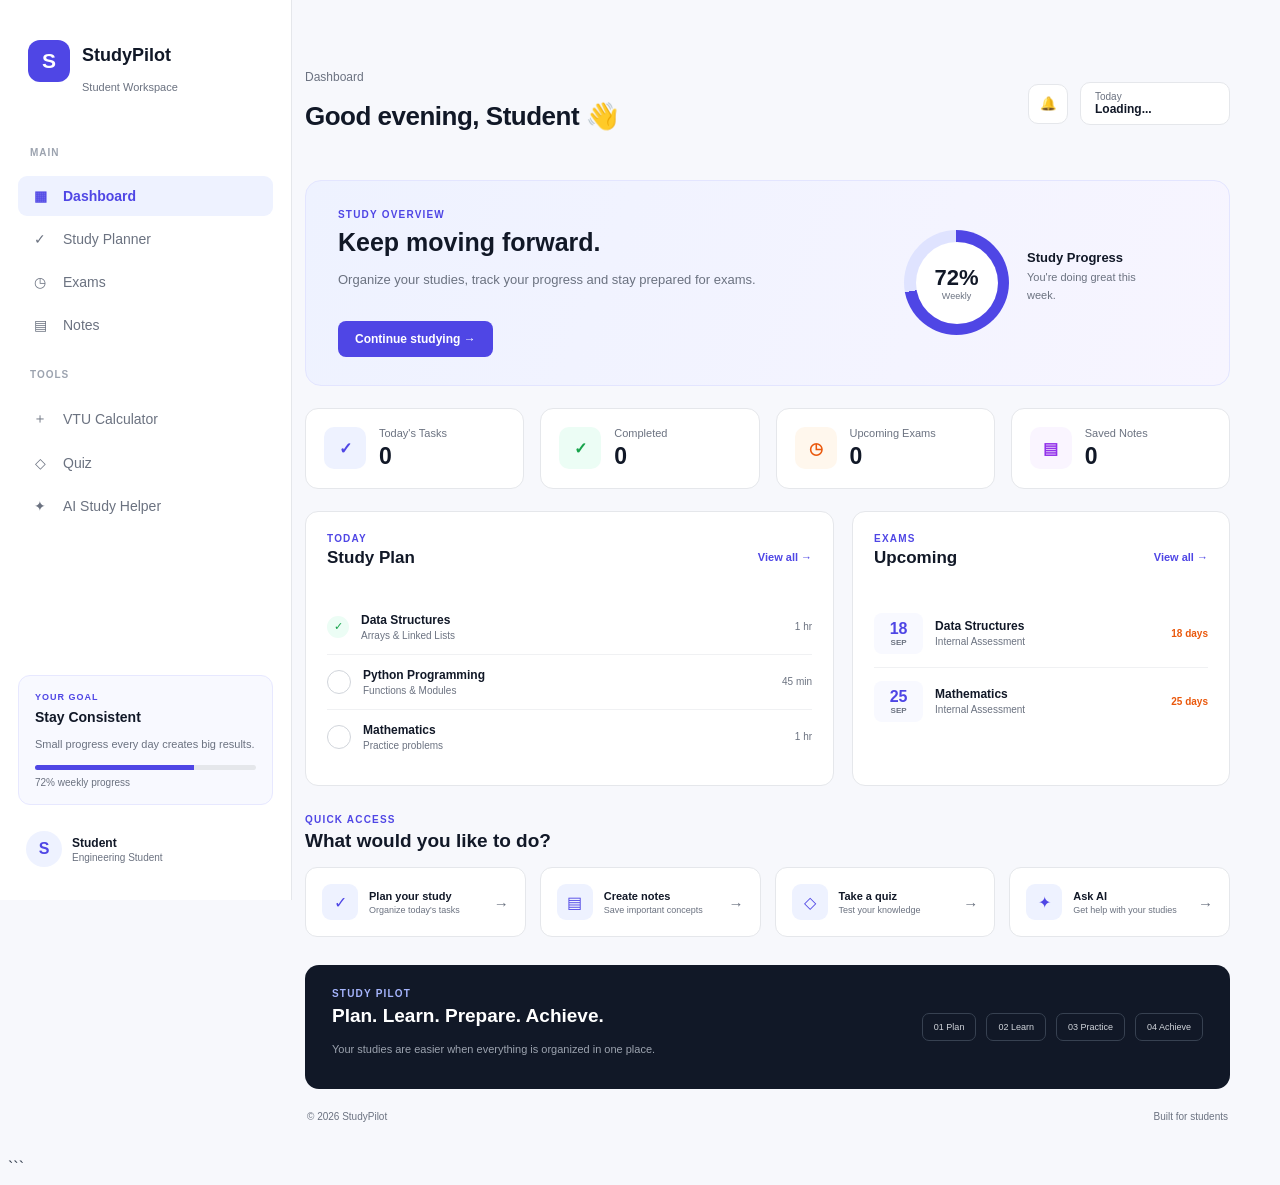
<file: index.html>
```html
<!DOCTYPE html>
<html lang="en">

<head>
    <meta charset="UTF-8">
    <meta name="viewport" content="width=device-width, initial-scale=1.0">

    <title>StudyPilot — Student Productivity</title>

    <link rel="stylesheet" href="style.css">
</head>

<body>

    <div class="app">

        <!-- ================= SIDEBAR ================= -->

        <aside class="sidebar">

            <div class="brand">
                <div class="brand-logo">S</div>

                <div>
                    <h2>StudyPilot</h2>
                    <span>Student Workspace</span>
                </div>
            </div>


            <div class="nav-section">

                <p class="nav-title">MAIN</p>

                <a href="index.html" class="nav-item active">
                    <span>▦</span>
                    Dashboard
                </a>

                <a href="planner.html" class="nav-item">
                    <span>✓</span>
                    Study Planner
                </a>

                <a href="exams.html" class="nav-item">
                    <span>◷</span>
                    Exams
                </a>

                <a href="notes.html" class="nav-item">
                    <span>▤</span>
                    Notes
                </a>

                <p class="nav-title">TOOLS</p>

                <a href="calculator.html" class="nav-item">
                    <span>＋</span>
                    VTU Calculator
                </a>

                <a href="quiz.html" class="nav-item">
                    <span>◇</span>
                    Quiz
                </a>

                <a href="ai-helper.html" class="nav-item">
                    <span>✦</span>
                    AI Study Helper
                </a>

            </div>


            <div class="sidebar-bottom">

                <div class="goal-card">

                    <span class="goal-label">YOUR GOAL</span>

                    <h3>Stay Consistent</h3>

                    <p>
                        Small progress every day
                        creates big results.
                    </p>

                    <div class="goal-progress">
                        <div></div>
                    </div>

                    <span class="goal-percent">72% weekly progress</span>

                </div>

                <div class="profile">

                    <div class="avatar">
                        S
                    </div>

                    <div>
                        <strong>Student</strong>
                        <span>Engineering Student</span>
                    </div>

                </div>

            </div>

        </aside>


        <!-- ================= MAIN ================= -->

        <main class="main-content">


            <!-- TOP BAR -->

            <header class="topbar">

                <div>
                    <p class="breadcrumb">Dashboard</p>

                    <h1>
                        Good evening, Student 👋
                    </h1>
                </div>

                <div class="top-actions">

                    <button class="icon-button">
                        🔔
                    </button>

                    <div class="date-box">
                        <span>Today</span>
                        <strong id="todayDate">Loading...</strong>
                    </div>

                </div>

            </header>


            <!-- ================= OVERVIEW ================= -->

            <section class="overview">

                <div class="overview-text">

                    <span class="eyebrow">
                        STUDY OVERVIEW
                    </span>

                    <h2>
                        Keep moving forward.
                    </h2>

                    <p>
                        Organize your studies, track your
                        progress and stay prepared for exams.
                    </p>

                    <a href="planner.html" class="primary-button">
                        Continue studying →
                    </a>

                </div>


                <div class="overview-progress">

                    <div class="circle-progress">

                        <div class="circle-inner">

                            <strong>72%</strong>

                            <span>Weekly</span>

                        </div>

                    </div>

                    <div>
                        <strong>Study Progress</strong>

                        <p>
                            You're doing great this week.
                        </p>
                    </div>

                </div>

            </section>


            <!-- ================= STATISTICS ================= -->

            <section class="stats-grid">

                <div class="stat-card">

                    <div class="stat-icon blue">
                        ✓
                    </div>

                    <div>
                        <span>Today's Tasks</span>
                        <strong id="todayTasks">0</strong>
                    </div>

                </div>


                <div class="stat-card">

                    <div class="stat-icon green">
                        ✓
                    </div>

                    <div>
                        <span>Completed</span>
                        <strong id="completedTasks">0</strong>
                    </div>

                </div>


                <div class="stat-card">

                    <div class="stat-icon orange">
                        ◷
                    </div>

                    <div>
                        <span>Upcoming Exams</span>
                        <strong id="upcomingExams">0</strong>
                    </div>

                </div>


                <div class="stat-card">

                    <div class="stat-icon purple">
                        ▤
                    </div>

                    <div>
                        <span>Saved Notes</span>
                        <strong id="savedNotes">0</strong>
                    </div>

                </div>

            </section>


            <!-- ================= CONTENT GRID ================= -->

            <section class="dashboard-grid">


                <!-- TODAY'S PLAN -->

                <div class="panel">

                    <div class="panel-header">

                        <div>
                            <span class="eyebrow">
                                TODAY
                            </span>

                            <h2>
                                Study Plan
                            </h2>
                        </div>

                        <a href="planner.html">
                            View all →
                        </a>

                    </div>


                    <div class="task-list">

                        <div class="task">

                            <div class="task-check">
                                ✓
                            </div>

                            <div class="task-content">

                                <strong>
                                    Data Structures
                                </strong>

                                <span>
                                    Arrays &amp; Linked Lists
                                </span>

                            </div>

                            <span class="task-time">
                                1 hr
                            </span>

                        </div>


                        <div class="task">

                            <div class="task-check pending">
                            </div>

                            <div class="task-content">

                                <strong>
                                    Python Programming
                                </strong>

                                <span>
                                    Functions &amp; Modules
                                </span>

                            </div>

                            <span class="task-time">
                                45 min
                            </span>

                        </div>


                        <div class="task">

                            <div class="task-check pending">
                            </div>

                            <div class="task-content">

                                <strong>
                                    Mathematics
                                </strong>

                                <span>
                                    Practice problems
                                </span>

                            </div>

                            <span class="task-time">
                                1 hr
                            </span>

                        </div>

                    </div>

                </div>


                <!-- EXAMS -->

                <div class="panel">

                    <div class="panel-header">

                        <div>
                            <span class="eyebrow">
                                EXAMS
                            </span>

                            <h2>
                                Upcoming
                            </h2>
                        </div>

                        <a href="exams.html">
                            View all →
                        </a>

                    </div>


                    <div class="exam-list">

                        <div class="exam">

                            <div class="exam-date">

                                <strong>
                                    18
                                </strong>

                                <span>
                                    SEP
                                </span>

                            </div>

                            <div>
                                <strong>
                                    Data Structures
                                </strong>

                                <span>
                                    Internal Assessment
                                </span>
                            </div>

                            <b>
                                18 days
                            </b>

                        </div>


                        <div class="exam">

                            <div class="exam-date">

                                <strong>
                                    25
                                </strong>

                                <span>
                                    SEP
                                </span>

                            </div>

                            <div>
                                <strong>
                                    Mathematics
                                </strong>

                                <span>
                                    Internal Assessment
                                </span>
                            </div>

                            <b>
                                25 days
                            </b>

                        </div>

                    </div>

                </div>


            </section>


            <!-- ================= QUICK ACTIONS ================= -->

            <section class="quick-section">

                <div class="section-title">

                    <div>
                        <span class="eyebrow">
                            QUICK ACCESS
                        </span>

                        <h2>
                            What would you like to do?
                        </h2>
                    </div>

                </div>


                <div class="quick-grid">


                    <a href="planner.html" class="quick-card">

                        <div class="quick-icon">
                            ✓
                        </div>

                        <div>
                            <strong>
                                Plan your study
                            </strong>

                            <span>
                                Organize today's tasks
                            </span>
                        </div>

                        <span class="arrow">
                            →
                        </span>

                    </a>


                    <a href="notes.html" class="quick-card">

                        <div class="quick-icon">
                            ▤
                        </div>

                        <div>
                            <strong>
                                Create notes
                            </strong>

                            <span>
                                Save important concepts
                            </span>
                        </div>

                        <span class="arrow">
                            →
                        </span>

                    </a>


                    <a href="quiz.html" class="quick-card">

                        <div class="quick-icon">
                            ◇
                        </div>

                        <div>
                            <strong>
                                Take a quiz
                            </strong>

                            <span>
                                Test your knowledge
                            </span>
                        </div>

                        <span class="arrow">
                            →
                        </span>

                    </a>


                    <a href="ai-helper.html" class="quick-card">

                        <div class="quick-icon">
                            ✦
                        </div>

                        <div>
                            <strong>
                                Ask AI
                            </strong>

                            <span>
                                Get help with your studies
                            </span>
                        </div>

                        <span class="arrow">
                            →
                        </span>

                    </a>

                </div>

            </section>


            <!-- ================= MOTIVATION ================= -->

            <section class="motivation">

                <div>

                    <span class="eyebrow">
                        STUDY PILOT
                    </span>

                    <h2>
                        Plan. Learn. Prepare. Achieve.
                    </h2>

                    <p>
                        Your studies are easier when everything
                        is organized in one place.
                    </p>

                </div>

                <div class="motivation-steps">

                    <span>01 Plan</span>
                    <span>02 Learn</span>
                    <span>03 Practice</span>
                    <span>04 Achieve</span>

                </div>

            </section>


            <!-- ================= FOOTER ================= -->

            <footer>

                <span>
                    © 2026 StudyPilot
                </span>

                <span>
                    Built for students
                </span>

            </footer>

        </main>

    </div>


    <script src="dashboard.js"></script>

</body>

</html>
```
</file>
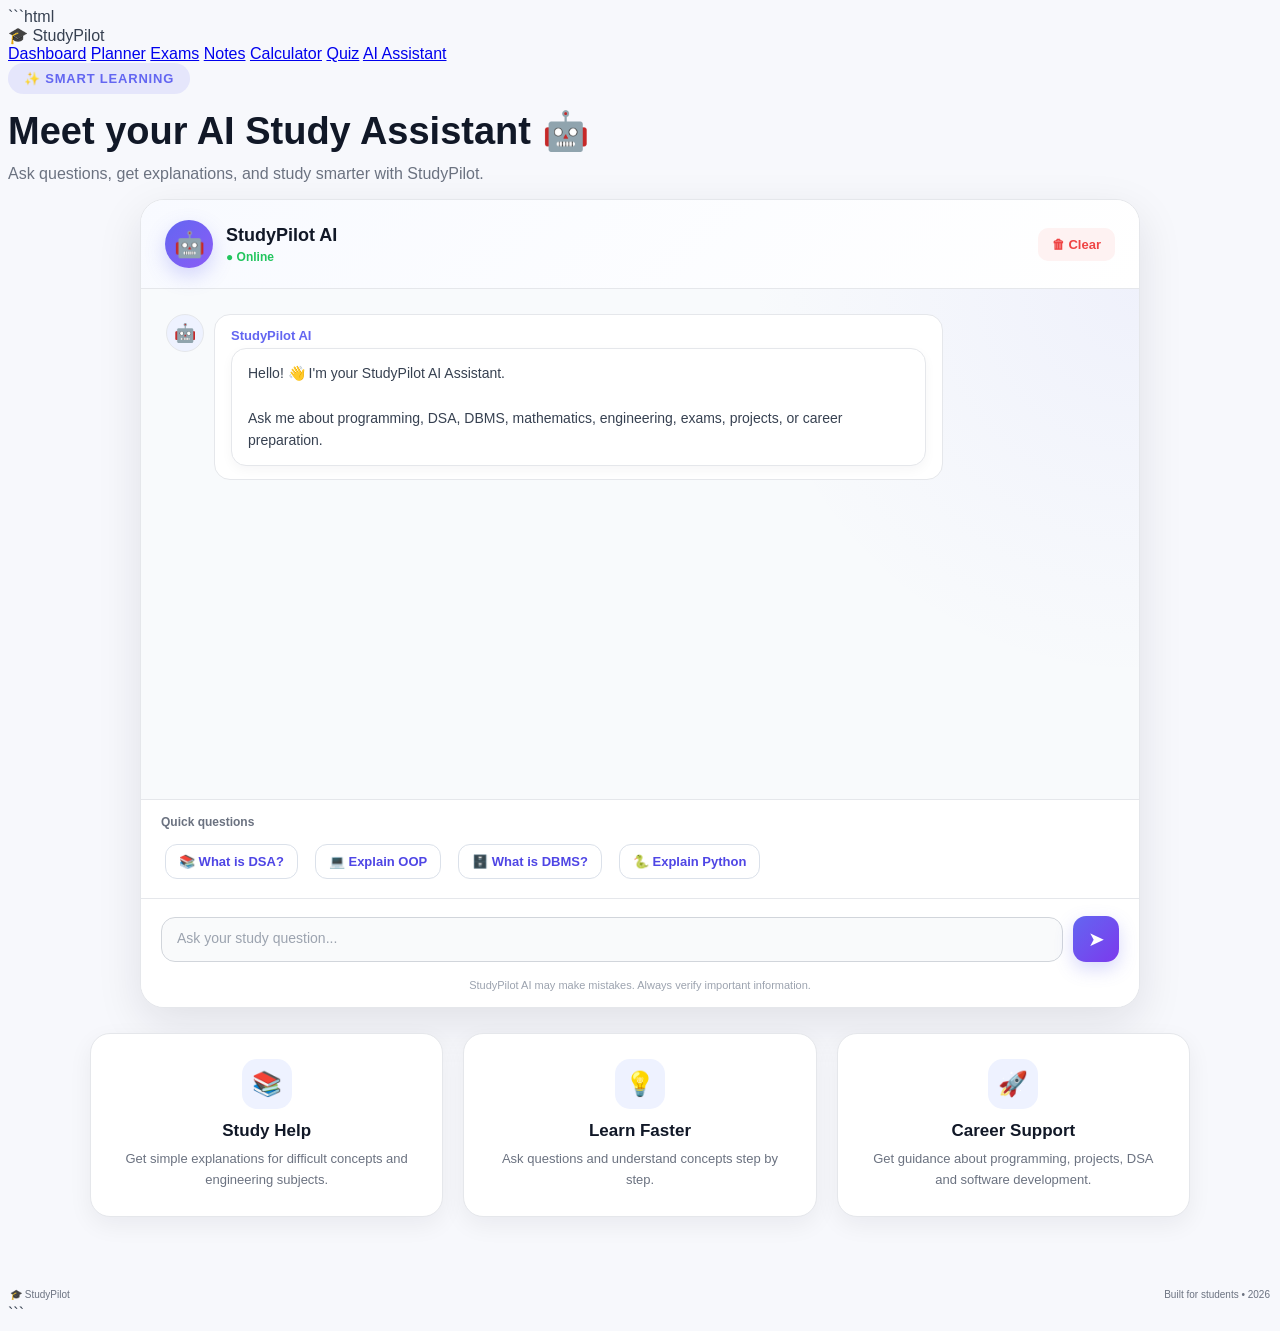
<file: ai-helper.html>
```html
<!DOCTYPE html>
<html lang="en">

<head>
    <meta charset="UTF-8">
    <meta name="viewport" content="width=device-width, initial-scale=1.0">

    <title>StudyPilot — AI Assistant</title>

    <!-- Main StudyPilot CSS -->
    <link rel="stylesheet" href="style.css">

    <!-- AI Assistant CSS -->
    <link rel="stylesheet" href="ai-helper.css">
</head>

<body>

    <!-- ================= HEADER ================= -->

    <header>
        <div class="logo">🎓 StudyPilot</div>

        <nav>
            <a href="index.html">Dashboard</a>
            <a href="planner.html">Planner</a>
            <a href="exams.html">Exams</a>
            <a href="notes.html">Notes</a>
            <a href="calculator.html">Calculator</a>
            <a href="quiz.html">Quiz</a>
            <a href="ai-helper.html" class="active">AI Assistant</a>
        </nav>
    </header>


    <!-- ================= MAIN ================= -->

    <main>

        <!-- PAGE HEADER -->

        <section class="ai-page-header">

            <span class="ai-badge">
                ✨ SMART LEARNING
            </span>

            <h1>
                Meet your AI Study Assistant 🤖
            </h1>

            <p>
                Ask questions, get explanations, and study smarter with StudyPilot.
            </p>

        </section>


        <!-- ================= AI CONTAINER ================= -->

        <section class="ai-container">

            <div class="ai-chat-card">


                <!-- ================= CHAT HEADER ================= -->

                <div class="ai-chat-header">

                    <div class="ai-profile">

                        <div class="ai-avatar">
                            🤖
                        </div>

                        <div>
                            <h2>StudyPilot AI</h2>

                            <span>
                                ● Online
                            </span>
                        </div>

                    </div>


                    <button
                        type="button"
                        class="clear-chat-btn"
                        id="clearChatButton">

                        🗑 Clear

                    </button>

                </div>


                <!-- ================= CHAT MESSAGES ================= -->

                <div
                    id="chatMessages"
                    class="chat-messages">

                    <!-- Initial AI message -->

                    <div class="message ai-message">

                        <div class="message-avatar">
                            🤖
                        </div>

                        <div class="message-content">

                            <strong class="message-name">
                                StudyPilot AI
                            </strong>

                            <div class="message-bubble">

                                Hello! 👋 I'm your StudyPilot AI Assistant.

                                <br><br>

                                Ask me about programming, DSA, DBMS,
                                mathematics, engineering, exams,
                                projects, or career preparation.

                            </div>

                        </div>

                    </div>

                </div>


                <!-- ================= QUICK QUESTIONS ================= -->

                <div class="quick-questions">

                    <p>Quick questions</p>

                    <button
                        type="button"
                        class="quick-btn"
                        data-question="What is DSA?">

                        📚 What is DSA?

                    </button>


                    <button
                        type="button"
                        class="quick-btn"
                        data-question="Explain OOP">

                        💻 Explain OOP

                    </button>


                    <button
                        type="button"
                        class="quick-btn"
                        data-question="What is DBMS?">

                        🗄️ What is DBMS?

                    </button>


                    <button
                        type="button"
                        class="quick-btn"
                        data-question="Explain Python">

                        🐍 Explain Python

                    </button>

                </div>


                <!-- ================= INPUT AREA ================= -->

                <div class="ai-input-area">

                    <textarea
                        id="userInput"
                        placeholder="Ask your study question..."
                        rows="1"
                        autocomplete="off"></textarea>


                    <button
                        type="button"
                        id="sendButton"
                        class="send-btn"
                        aria-label="Send message">

                        ➤

                    </button>

                </div>


                <!-- ================= DISCLAIMER ================= -->

                <p class="ai-disclaimer">
                    StudyPilot AI may make mistakes. Always verify important information.
                </p>

            </div>

        </section>


        <!-- ================= FEATURES ================= -->

        <section class="ai-features">

            <div class="ai-feature-card">

                <div class="feature-icon">
                    📚
                </div>

                <h3>
                    Study Help
                </h3>

                <p>
                    Get simple explanations for difficult concepts
                    and engineering subjects.
                </p>

            </div>


            <div class="ai-feature-card">

                <div class="feature-icon">
                    💡
                </div>

                <h3>
                    Learn Faster
                </h3>

                <p>
                    Ask questions and understand concepts
                    step by step.
                </p>

            </div>


            <div class="ai-feature-card">

                <div class="feature-icon">
                    🚀
                </div>

                <h3>
                    Career Support
                </h3>

                <p>
                    Get guidance about programming,
                    projects, DSA and software development.
                </p>

            </div>

        </section>

    </main>


    <!-- ================= FOOTER ================= -->

    <footer>

        <div>
            🎓 StudyPilot
        </div>

        <div>
            Built for students • 2026
        </div>

    </footer>


    <!-- ================= JAVASCRIPT ================= -->

    <script src="ai-helper.js"></script>

</body>

</html>
```
</file>
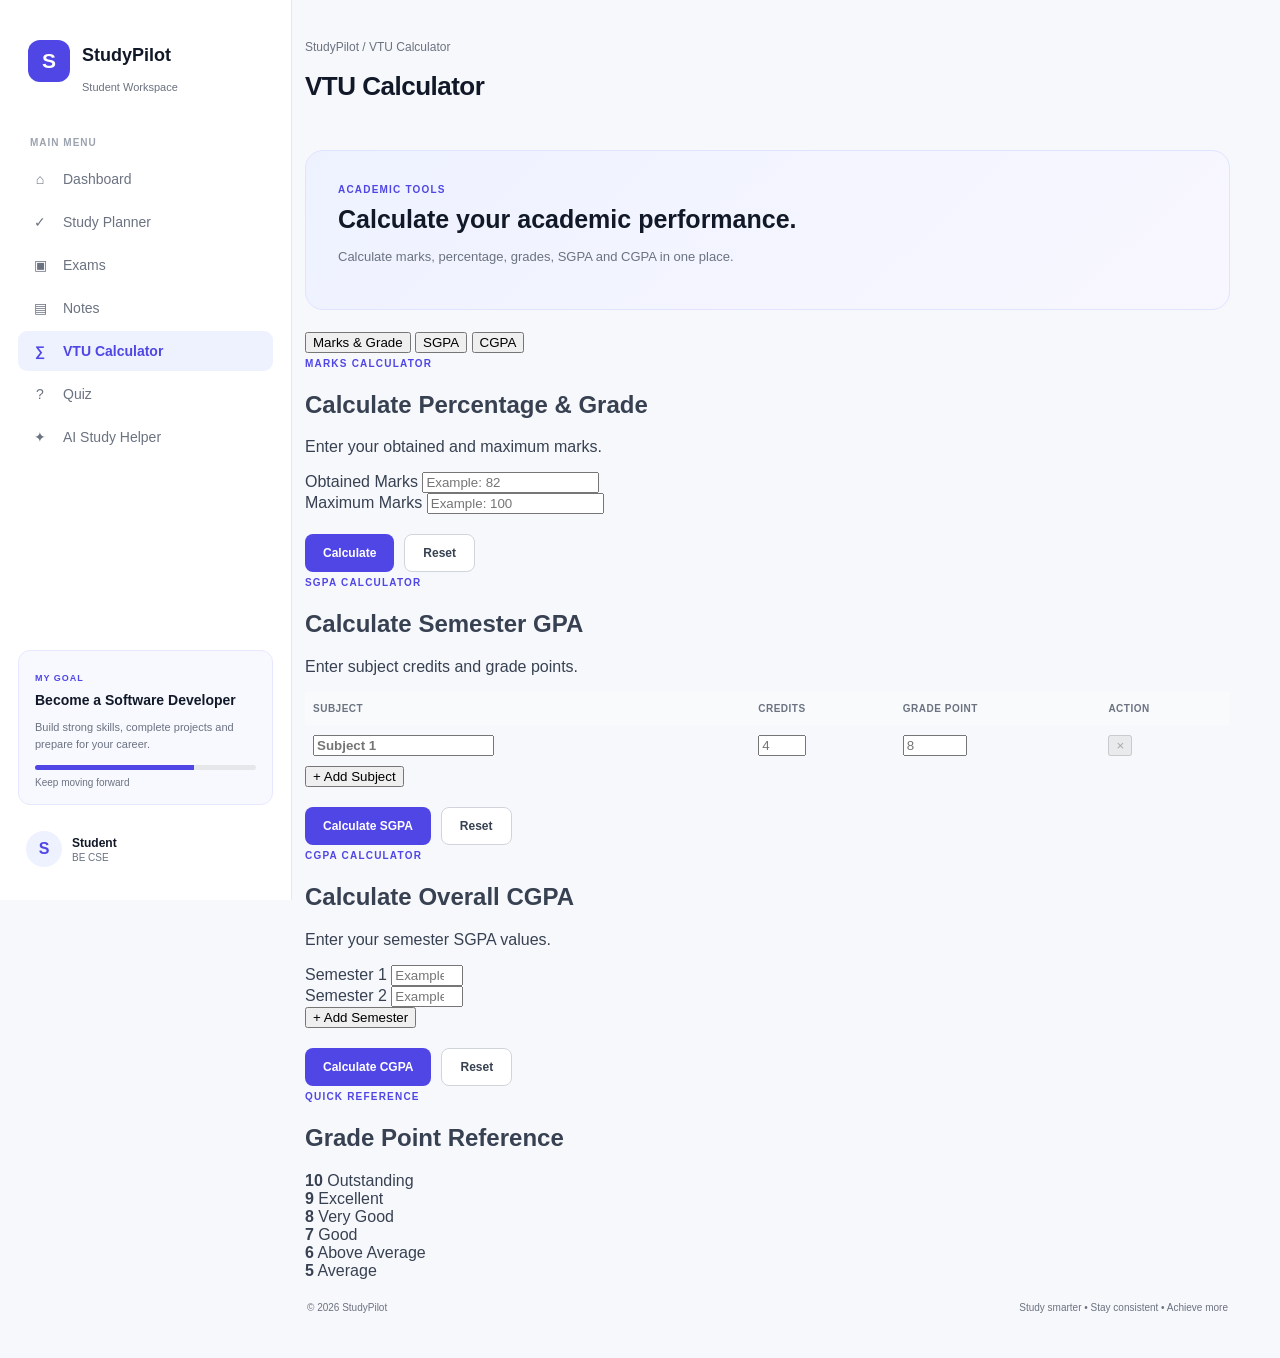
<file: calculator.html>
<!DOCTYPE html>
<html lang="en">

<head>
    <meta charset="UTF-8">
    <meta name="viewport" content="width=device-width, initial-scale=1.0">

    <title>VTU Calculator | StudyPilot</title>

    <link rel="stylesheet" href="style.css">
    <link rel="stylesheet" href="calculator.css">
</head>

<body>

<div class="app">

    <!-- ================= SIDEBAR ================= -->

    <aside class="sidebar">

        <div class="brand">

            <div class="brand-logo">
                S
            </div>

            <div>
                <h2>StudyPilot</h2>
                <span>Student Workspace</span>
            </div>

        </div>


        <div class="nav-title">
            MAIN MENU
        </div>


        <nav>

            <a href="index.html" class="nav-item">
                <span>⌂</span>
                <label>Dashboard</label>
            </a>

            <a href="planner.html" class="nav-item">
                <span>✓</span>
                <label>Study Planner</label>
            </a>

            <a href="exams.html" class="nav-item">
                <span>▣</span>
                <label>Exams</label>
            </a>

            <a href="notes.html" class="nav-item">
                <span>▤</span>
                <label>Notes</label>
            </a>

            <a href="calculator.html" class="nav-item active">
                <span>∑</span>
                <label>VTU Calculator</label>
            </a>

            <a href="quiz.html" class="nav-item">
                <span>?</span>
                <label>Quiz</label>
            </a>

            <a href="ai-helper.html" class="nav-item">
                <span>✦</span>
                <label>AI Study Helper</label>
            </a>

        </nav>


        <!-- SIDEBAR BOTTOM -->

        <div class="sidebar-bottom">

            <div class="goal-card">

                <span class="goal-label">
                    MY GOAL
                </span>

                <h3>
                    Become a Software Developer
                </h3>

                <p>
                    Build strong skills, complete projects
                    and prepare for your career.
                </p>

                <div class="goal-progress">
                    <div></div>
                </div>

                <span class="goal-percent">
                    Keep moving forward
                </span>

            </div>


            <div class="profile">

                <div class="avatar">
                    S
                </div>

                <div>
                    <strong>Student</strong>
                    <span>BE CSE</span>
                </div>

            </div>

        </div>

    </aside>


    <!-- ================= MAIN CONTENT ================= -->

    <main class="main-content">

        <!-- TOP BAR -->

        <header class="topbar">

            <div>

                <div class="breadcrumb">
                    StudyPilot / VTU Calculator
                </div>

                <h1>
                    VTU Calculator
                </h1>

            </div>

        </header>


        <!-- ================= INTRO ================= -->

        <section class="calculator-intro">

            <div>

                <span class="eyebrow">
                    ACADEMIC TOOLS
                </span>

                <h2>
                    Calculate your academic performance.
                </h2>

                <p>
                    Calculate marks, percentage, grades,
                    SGPA and CGPA in one place.
                </p>

            </div>

        </section>


        <!-- ================= CALCULATOR TABS ================= -->

        <section class="calculator-tabs">

            <button
                class="calculator-tab active"
                data-tab="marks">

                Marks & Grade

            </button>

            <button
                class="calculator-tab"
                data-tab="sgpa">

                SGPA

            </button>

            <button
                class="calculator-tab"
                data-tab="cgpa">

                CGPA

            </button>

        </section>


        <!-- =================================================
             MARKS CALCULATOR
        ================================================== -->

        <section
            class="calculator-panel active"
            id="marksPanel">

            <div class="panel-heading">

                <div>

                    <span class="eyebrow">
                        MARKS CALCULATOR
                    </span>

                    <h2>
                        Calculate Percentage & Grade
                    </h2>

                    <p>
                        Enter your obtained and maximum marks.
                    </p>

                </div>

            </div>


            <div class="marks-form">

                <div class="form-group">

                    <label for="obtainedMarks">
                        Obtained Marks
                    </label>

                    <input
                        type="number"
                        id="obtainedMarks"
                        placeholder="Example: 82"
                        min="0">

                </div>


                <div class="form-group">

                    <label for="maximumMarks">
                        Maximum Marks
                    </label>

                    <input
                        type="number"
                        id="maximumMarks"
                        placeholder="Example: 100"
                        min="1">

                </div>

            </div>


            <div class="calculator-actions">

                <button
                    type="button"
                    class="calculate-button"
                    id="calculateMarksBtn">

                    Calculate

                </button>

                <button
                    type="button"
                    class="reset-button"
                    id="resetMarksBtn">

                    Reset

                </button>

            </div>


            <!-- RESULT -->

            <div
                class="marks-result"
                id="marksResult"
                hidden>

                <div class="result-main">

                    <span>
                        Percentage
                    </span>

                    <strong id="percentageResult">
                        0%
                    </strong>

                </div>


                <div class="result-item">

                    <span>
                        Grade
                    </span>

                    <strong id="gradeResult">
                        -
                    </strong>

                </div>


                <div class="result-item">

                    <span>
                        Performance
                    </span>

                    <strong id="performanceResult">
                        -
                    </strong>

                </div>

            </div>

        </section>


        <!-- =================================================
             SGPA CALCULATOR
        ================================================== -->

        <section
            class="calculator-panel"
            id="sgpaPanel">

            <div class="panel-heading">

                <div>

                    <span class="eyebrow">
                        SGPA CALCULATOR
                    </span>

                    <h2>
                        Calculate Semester GPA
                    </h2>

                    <p>
                        Enter subject credits and grade points.
                    </p>

                </div>

            </div>


            <!-- SUBJECT TABLE -->

            <div class="subject-table-wrapper">

                <table class="subject-table">

                    <thead>

                        <tr>

                            <th>
                                Subject
                            </th>

                            <th>
                                Credits
                            </th>

                            <th>
                                Grade Point
                            </th>

                            <th>
                                Action
                            </th>

                        </tr>

                    </thead>

                    <tbody id="sgpaSubjects">

                        <tr>

                            <td>
                                <input
                                    type="text"
                                    class="subject-name"
                                    placeholder="Subject 1">
                            </td>

                            <td>
                                <input
                                    type="number"
                                    class="subject-credit"
                                    min="1"
                                    max="10"
                                    placeholder="4">
                            </td>

                            <td>
                                <input
                                    type="number"
                                    class="subject-grade"
                                    min="0"
                                    max="10"
                                    step="0.1"
                                    placeholder="8">
                            </td>

                            <td>
                                <button
                                    type="button"
                                    class="remove-subject"
                                    disabled>
                                    ×
                                </button>
                            </td>

                        </tr>

                    </tbody>

                </table>

            </div>


            <button
                type="button"
                class="add-subject-button"
                id="addSubjectBtn">

                + Add Subject

            </button>


            <div class="calculator-actions">

                <button
                    type="button"
                    class="calculate-button"
                    id="calculateSgpaBtn">

                    Calculate SGPA

                </button>

                <button
                    type="button"
                    class="reset-button"
                    id="resetSgpaBtn">

                    Reset

                </button>

            </div>


            <!-- SGPA RESULT -->

            <div
                class="gpa-result"
                id="sgpaResult"
                hidden>

                <span>
                    Your SGPA
                </span>

                <strong id="sgpaValue">
                    0.00
                </strong>

                <small>
                    Based on entered subjects
                </small>

            </div>

        </section>


        <!-- =================================================
             CGPA CALCULATOR
        ================================================== -->

        <section
            class="calculator-panel"
            id="cgpaPanel">

            <div class="panel-heading">

                <div>

                    <span class="eyebrow">
                        CGPA CALCULATOR
                    </span>

                    <h2>
                        Calculate Overall CGPA
                    </h2>

                    <p>
                        Enter your semester SGPA values.
                    </p>

                </div>

            </div>


            <div
                class="semester-list"
                id="semesterList">

                <div class="semester-row">

                    <label>
                        Semester 1
                    </label>

                    <input
                        type="number"
                        class="semester-sgpa"
                        min="0"
                        max="10"
                        step="0.01"
                        placeholder="Example: 8.25">

                </div>

                <div class="semester-row">

                    <label>
                        Semester 2
                    </label>

                    <input
                        type="number"
                        class="semester-sgpa"
                        min="0"
                        max="10"
                        step="0.01"
                        placeholder="Example: 8.50">

                </div>

            </div>


            <button
                type="button"
                class="add-semester-button"
                id="addSemesterBtn">

                + Add Semester

            </button>


            <div class="calculator-actions">

                <button
                    type="button"
                    class="calculate-button"
                    id="calculateCgpaBtn">

                    Calculate CGPA

                </button>

                <button
                    type="button"
                    class="reset-button"
                    id="resetCgpaBtn">

                    Reset

                </button>

            </div>


            <!-- CGPA RESULT -->

            <div
                class="gpa-result"
                id="cgpaResult"
                hidden>

                <span>
                    Your CGPA
                </span>

                <strong id="cgpaValue">
                    0.00
                </strong>

                <small>
                    Average of entered semester SGPA values
                </small>

            </div>

        </section>


        <!-- ================= GRADING INFO ================= -->

        <section class="grading-info">

            <div>

                <span class="eyebrow">
                    QUICK REFERENCE
                </span>

                <h2>
                    Grade Point Reference
                </h2>

            </div>


            <div class="grade-grid">

                <div class="grade-card">

                    <strong>10</strong>

                    <span>Outstanding</span>

                </div>

                <div class="grade-card">

                    <strong>9</strong>

                    <span>Excellent</span>

                </div>

                <div class="grade-card">

                    <strong>8</strong>

                    <span>Very Good</span>

                </div>

                <div class="grade-card">

                    <strong>7</strong>

                    <span>Good</span>

                </div>

                <div class="grade-card">

                    <strong>6</strong>

                    <span>Above Average</span>

                </div>

                <div class="grade-card">

                    <strong>5</strong>

                    <span>Average</span>

                </div>

            </div>

        </section>


        <!-- ================= FOOTER ================= -->

        <footer>

            <span>
                © 2026 StudyPilot
            </span>

            <span>
                Study smarter • Stay consistent • Achieve more
            </span>

        </footer>

    </main>

</div>


<script src="calculator.js"></script>

</body>
</html>
</file>
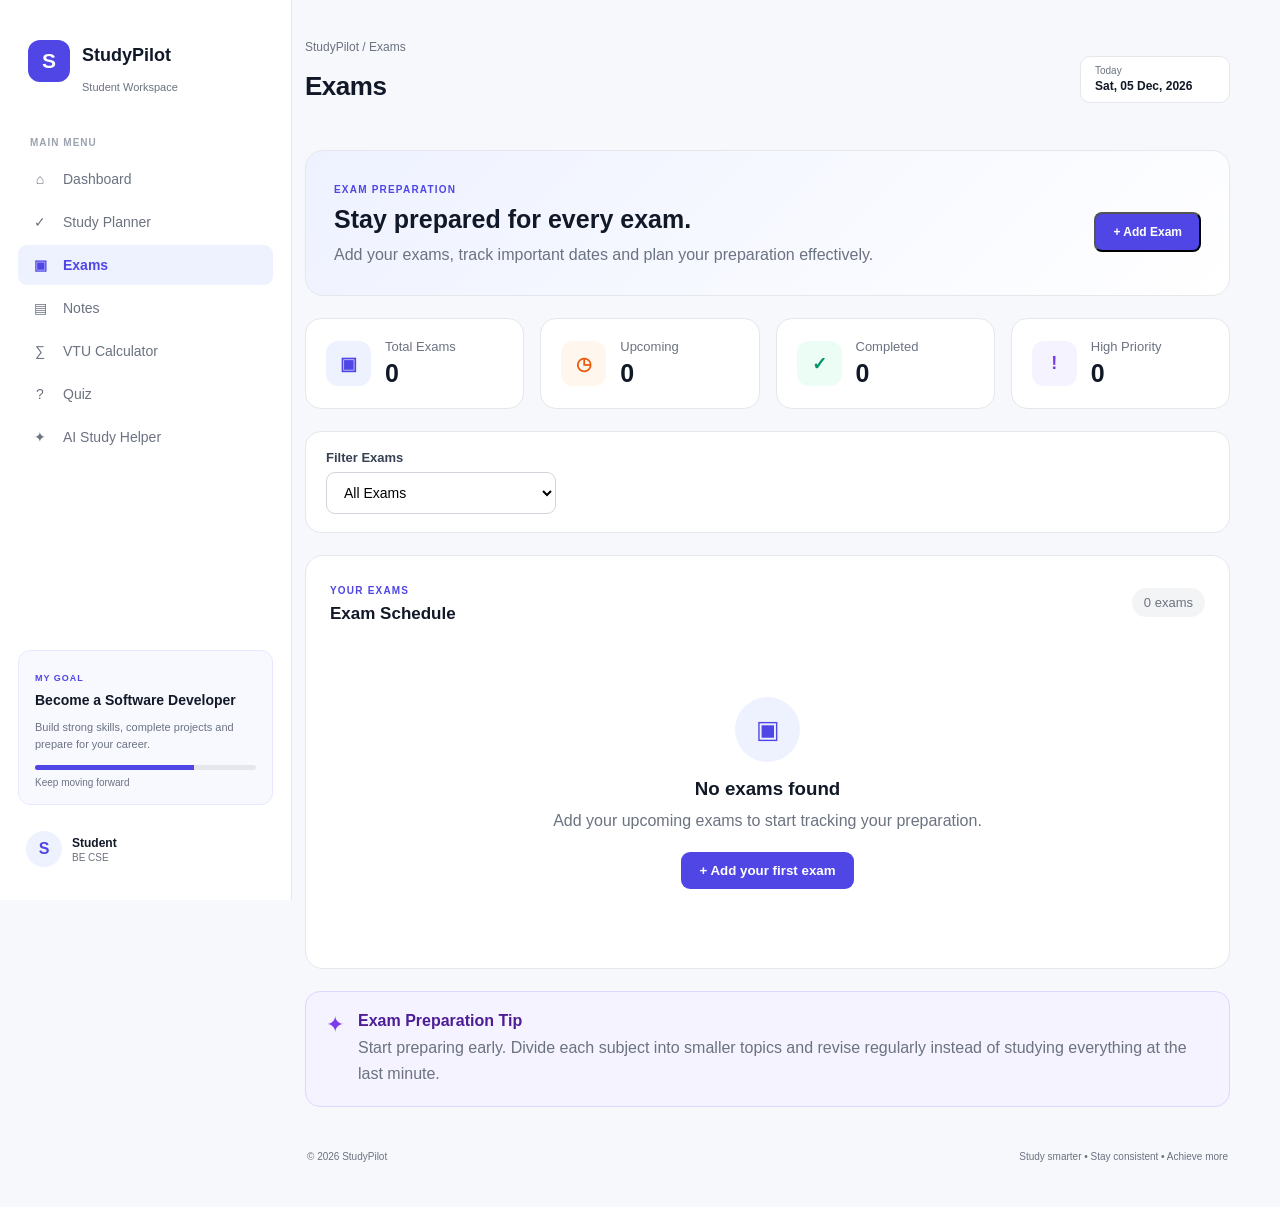
<file: exams.html>
<!DOCTYPE html>
<html lang="en">
<head>
    <meta charset="UTF-8">
    <meta name="viewport" content="width=device-width, initial-scale=1.0">

    <title>Exams | StudyPilot</title>

    <link rel="stylesheet" href="style.css">
    <link rel="stylesheet" href="exams.css">
</head>

<body>

<div class="app">

    <!-- ================= SIDEBAR ================= -->

    <aside class="sidebar">

        <div class="brand">

            <div class="brand-logo">S</div>

            <div>
                <h2>StudyPilot</h2>
                <span>Student Workspace</span>
            </div>

        </div>

        <div class="nav-title">MAIN MENU</div>

        <nav>

            <a href="index.html" class="nav-item">
                <span>⌂</span>
                <label>Dashboard</label>
            </a>

            <a href="planner.html" class="nav-item">
                <span>✓</span>
                <label>Study Planner</label>
            </a>

            <a href="exams.html" class="nav-item active">
                <span>▣</span>
                <label>Exams</label>
            </a>

            <a href="notes.html" class="nav-item">
                <span>▤</span>
                <label>Notes</label>
            </a>

            <a href="calculator.html" class="nav-item">
                <span>∑</span>
                <label>VTU Calculator</label>
            </a>

            <a href="quiz.html" class="nav-item">
                <span>?</span>
                <label>Quiz</label>
            </a>

            <a href="ai-helper.html" class="nav-item">
                <span>✦</span>
                <label>AI Study Helper</label>
            </a>

        </nav>

        <div class="sidebar-bottom">

            <div class="goal-card">

                <span class="goal-label">MY GOAL</span>

                <h3>Become a Software Developer</h3>

                <p>
                    Build strong skills, complete projects
                    and prepare for your career.
                </p>

                <div class="goal-progress">
                    <div></div>
                </div>

                <span class="goal-percent">
                    Keep moving forward
                </span>

            </div>

            <div class="profile">

                <div class="avatar">S</div>

                <div>
                    <strong>Student</strong>
                    <span>BE CSE</span>
                </div>

            </div>

        </div>

    </aside>


    <!-- ================= MAIN ================= -->

    <main class="main-content">

        <!-- TOPBAR -->

        <header class="topbar">

            <div>

                <div class="breadcrumb">
                    StudyPilot / Exams
                </div>

                <h1>Exams</h1>

            </div>

            <div class="top-actions">

                <div class="date-box">

                    <span>Today</span>

                    <strong id="headerDate">
                        Loading...
                    </strong>

                </div>

            </div>

        </header>


        <!-- ================= INTRO ================= -->

        <section class="exam-intro">

            <div>

                <span class="eyebrow">
                    EXAM PREPARATION
                </span>

                <h2>
                    Stay prepared for every exam.
                </h2>

                <p>
                    Add your exams, track important dates
                    and plan your preparation effectively.
                </p>

            </div>

            <button
                type="button"
                class="primary-button"
                id="addExamBtn">

                + Add Exam

            </button>

        </section>


        <!-- ================= STATISTICS ================= -->

        <section class="exam-stats">

            <div class="exam-stat">

                <div class="exam-stat-icon blue">
                    ▣
                </div>

                <div>
                    <span>Total Exams</span>
                    <strong id="totalExams">0</strong>
                </div>

            </div>


            <div class="exam-stat">

                <div class="exam-stat-icon orange">
                    ◷
                </div>

                <div>
                    <span>Upcoming</span>
                    <strong id="upcomingExams">0</strong>
                </div>

            </div>


            <div class="exam-stat">

                <div class="exam-stat-icon green">
                    ✓
                </div>

                <div>
                    <span>Completed</span>
                    <strong id="completedExams">0</strong>
                </div>

            </div>


            <div class="exam-stat">

                <div class="exam-stat-icon purple">
                    !
                </div>

                <div>
                    <span>High Priority</span>
                    <strong id="highPriorityExams">0</strong>
                </div>

            </div>

        </section>


        <!-- ================= TOOLBAR ================= -->

        <section class="exam-toolbar">

            <div class="filter-selector">

                <label for="examFilter">
                    Filter Exams
                </label>

                <select id="examFilter">

                    <option value="all">
                        All Exams
                    </option>

                    <option value="upcoming">
                        Upcoming
                    </option>

                    <option value="completed">
                        Completed
                    </option>

                </select>

            </div>

        </section>


        <!-- ================= EXAM PANEL ================= -->

        <section class="exam-panel">

            <div class="panel-header">

                <div>

                    <span class="eyebrow">
                        YOUR EXAMS
                    </span>

                    <h2>
                        Exam Schedule
                    </h2>

                </div>

                <span
                    class="exam-count"
                    id="visibleExamCount">

                    0 exams

                </span>

            </div>


            <!-- EXAM LIST -->

            <div id="examList">

                <!-- JavaScript adds exams here -->

            </div>


            <!-- EMPTY STATE -->

            <div
                class="exam-empty"
                id="examEmpty"
                hidden>

                <div class="exam-empty-icon">
                    ▣
                </div>

                <h3>
                    No exams found
                </h3>

                <p>
                    Add your upcoming exams to start
                    tracking your preparation.
                </p>

                <button
                    type="button"
                    class="empty-button"
                    id="addFirstExamBtn">

                    + Add your first exam

                </button>

            </div>

        </section>


        <!-- ================= EXAM TIP ================= -->

        <section class="exam-tip">

            <div class="tip-icon">
                ✦
            </div>

            <div>

                <strong>
                    Exam Preparation Tip
                </strong>

                <p>
                    Start preparing early. Divide each
                    subject into smaller topics and revise
                    regularly instead of studying everything
                    at the last minute.
                </p>

            </div>

        </section>


        <!-- ================= FOOTER ================= -->

        <footer>

            <span>
                © 2026 StudyPilot
            </span>

            <span>
                Study smarter • Stay consistent • Achieve more
            </span>

        </footer>

    </main>

</div>


<!-- =====================================================
     ADD / EDIT EXAM MODAL
===================================================== -->

<div
    class="exam-modal-overlay"
    id="examModal"
    hidden>

    <div
        class="exam-modal"
        role="dialog"
        aria-modal="true"
        aria-labelledby="examModalTitle">


        <!-- MODAL HEADER -->

        <div class="modal-header">

            <div>

                <span class="eyebrow">
                    EXAM MANAGER
                </span>

                <h2 id="examModalTitle">
                    Add New Exam
                </h2>

            </div>

            <button
                type="button"
                class="close-modal"
                id="closeExamModalBtn"
                aria-label="Close">

                ×

            </button>

        </div>


        <!-- FORM -->

        <form id="examForm">

            <input
                type="hidden"
                id="examId">


            <!-- EXAM NAME -->

            <div class="form-group">

                <label for="examName">
                    Exam Name *
                </label>

                <input
                    type="text"
                    id="examName"
                    placeholder="Example: Engineering Mathematics"
                    required>

            </div>


            <!-- SUBJECT / CODE -->

            <div class="form-row">

                <div class="form-group">

                    <label for="examSubject">
                        Subject *
                    </label>

                    <input
                        type="text"
                        id="examSubject"
                        placeholder="Example: Mathematics"
                        required>

                </div>


                <div class="form-group">

                    <label for="examCode">
                        Subject Code
                    </label>

                    <input
                        type="text"
                        id="examCode"
                        placeholder="Example: 1BMATS101">

                </div>

            </div>


            <!-- DATE / TIME -->

            <div class="form-row">

                <div class="form-group">

                    <label for="examDate">
                        Exam Date *
                    </label>

                    <input
                        type="date"
                        id="examDate"
                        required>

                </div>


                <div class="form-group">

                    <label for="examTime">
                        Exam Time
                    </label>

                    <input
                        type="time"
                        id="examTime">

                </div>

            </div>


            <!-- PRIORITY -->

            <div class="form-group">

                <label for="examPriority">
                    Priority
                </label>

                <select id="examPriority">

                    <option value="low">
                        Low
                    </option>

                    <option value="medium" selected>
                        Medium
                    </option>

                    <option value="high">
                        High
                    </option>

                </select>

            </div>


            <!-- SYLLABUS -->

            <div class="form-group">

                <label for="examSyllabus">
                    Preparation Notes
                </label>

                <textarea
                    id="examSyllabus"
                    rows="4"
                    placeholder="Example: Modules 1, 2 and 3"></textarea>

            </div>


            <!-- ACTIONS -->

            <div class="modal-actions">

                <button
                    type="button"
                    class="cancel-button"
                    id="cancelExamModalBtn">

                    Cancel

                </button>

                <button
                    type="submit"
                    class="save-button">

                    Save Exam

                </button>

            </div>

        </form>

    </div>

</div>


<script src="exams.js"></script>

</body>
</html>
</file>
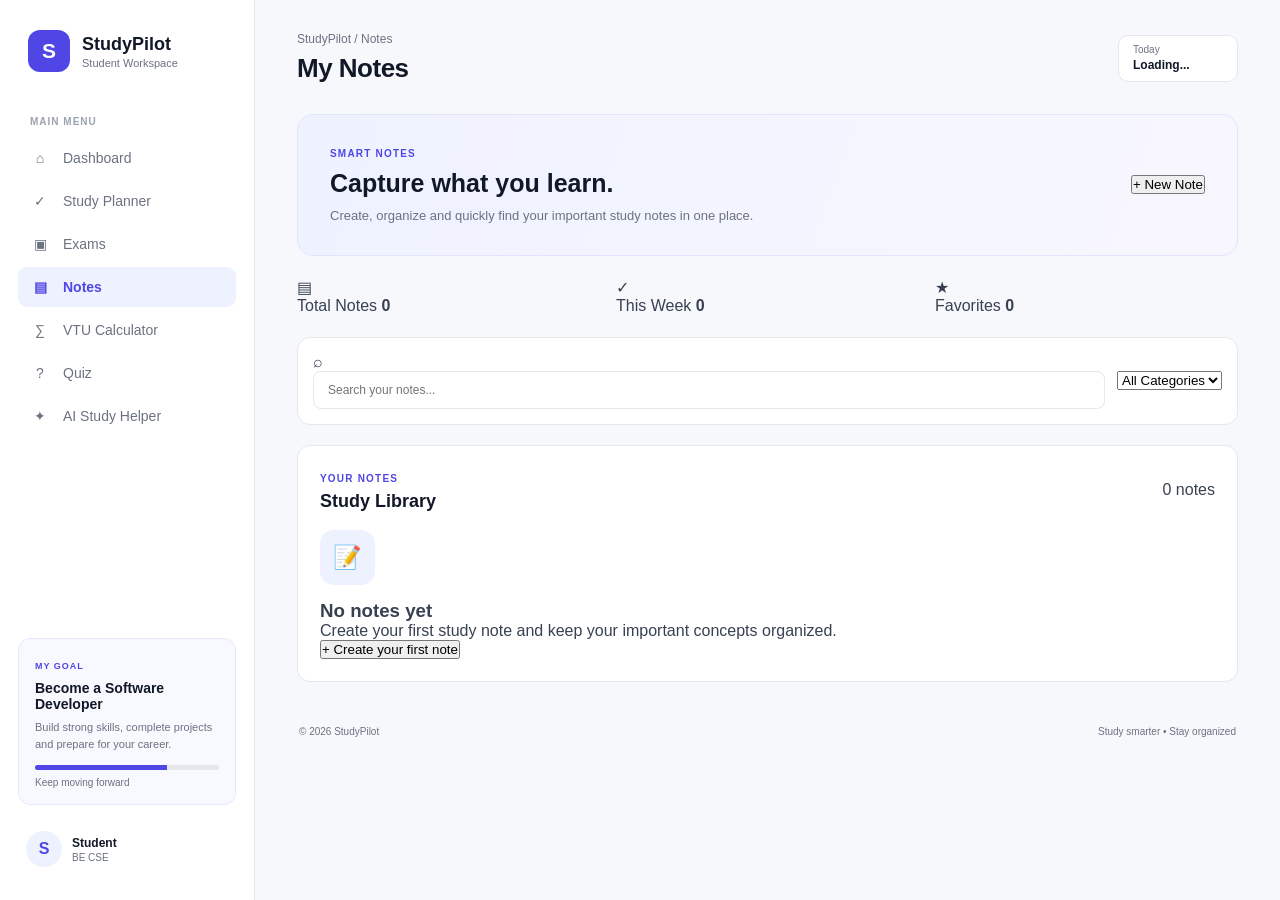
<file: notes.html>
<!DOCTYPE html>
<html lang="en">

<head>
    <meta charset="UTF-8">
    <meta name="viewport" content="width=device-width, initial-scale=1.0">

    <title>Notes | StudyPilot</title>

    <link rel="stylesheet" href="style.css">
    <link rel="stylesheet" href="notes.css">
</head>

<body>

<div class="app">

    <!-- SIDEBAR -->
    <aside class="sidebar">

        <div class="brand">
            <div class="brand-logo">S</div>

            <div>
                <h2>StudyPilot</h2>
                <span>Student Workspace</span>
            </div>
        </div>

        <div class="nav-title">MAIN MENU</div>

        <nav>

            <a href="index.html" class="nav-item">
                <span>⌂</span>
                <label>Dashboard</label>
            </a>

            <a href="planner.html" class="nav-item">
                <span>✓</span>
                <label>Study Planner</label>
            </a>

            <a href="exams.html" class="nav-item">
                <span>▣</span>
                <label>Exams</label>
            </a>

            <a href="notes.html" class="nav-item active">
                <span>▤</span>
                <label>Notes</label>
            </a>

            <a href="calculator.html" class="nav-item">
                <span>∑</span>
                <label>VTU Calculator</label>
            </a>

            <a href="quiz.html" class="nav-item">
                <span>?</span>
                <label>Quiz</label>
            </a>

            <a href="ai-helper.html" class="nav-item">
                <span>✦</span>
                <label>AI Study Helper</label>
            </a>

        </nav>

        <div class="sidebar-bottom">

            <div class="goal-card">

                <span class="goal-label">MY GOAL</span>

                <h3>Become a Software Developer</h3>

                <p>
                    Build strong skills, complete projects
                    and prepare for your career.
                </p>

                <div class="goal-progress">
                    <div></div>
                </div>

                <span class="goal-percent">
                    Keep moving forward
                </span>

            </div>

            <div class="profile">

                <div class="avatar">S</div>

                <div>
                    <strong>Student</strong>
                    <span>BE CSE</span>
                </div>

            </div>

        </div>

    </aside>


    <!-- MAIN CONTENT -->
    <main class="main-content">

        <!-- TOPBAR -->
        <header class="topbar">

            <div>

                <div class="breadcrumb">
                    StudyPilot / Notes
                </div>

                <h1>
                    My Notes
                </h1>

            </div>

            <div class="top-actions">

                <div class="date-box">

                    <span>Today</span>

                    <strong id="notesDate">
                        Loading...
                    </strong>

                </div>

            </div>

        </header>


        <!-- NOTES INTRO -->
        <section class="notes-intro">

            <div>

                <span class="eyebrow">
                    SMART NOTES
                </span>

                <h2>
                    Capture what you learn.
                </h2>

                <p>
                    Create, organize and quickly find your
                    important study notes in one place.
                </p>

            </div>

            <button
                type="button"
                class="new-note-button"
                id="newNoteBtn">

                + New Note

            </button>

        </section>


        <!-- STATS -->
        <section class="notes-stats">

            <div class="notes-stat">

                <div class="notes-stat-icon">
                    ▤
                </div>

                <div>
                    <span>Total Notes</span>
                    <strong id="totalNotes">0</strong>
                </div>

            </div>


            <div class="notes-stat">

                <div class="notes-stat-icon green">
                    ✓
                </div>

                <div>
                    <span>This Week</span>
                    <strong id="weekNotes">0</strong>
                </div>

            </div>


            <div class="notes-stat">

                <div class="notes-stat-icon orange">
                    ★
                </div>

                <div>
                    <span>Favorites</span>
                    <strong id="favoriteNotes">0</strong>
                </div>

            </div>

        </section>


        <!-- SEARCH / FILTER -->
        <section class="notes-toolbar">

            <div class="search-box">

                <span>⌕</span>

                <input
                    type="text"
                    id="searchNotes"
                    placeholder="Search your notes...">

            </div>


            <select id="categoryFilter">

                <option value="all">
                    All Categories
                </option>

                <option value="DSA">
                    DSA
                </option>

                <option value="Python">
                    Python
                </option>

                <option value="Mathematics">
                    Mathematics
                </option>

                <option value="Other">
                    Other
                </option>

            </select>

        </section>


        <!-- NOTES PANEL -->
        <section class="notes-panel">

            <div class="notes-panel-header">

                <div>

                    <span class="eyebrow">
                        YOUR NOTES
                    </span>

                    <h2>
                        Study Library
                    </h2>

                </div>

                <span id="noteCountLabel">
                    0 notes
                </span>

            </div>


            <!-- NOTES GRID -->
            <div
                class="notes-grid"
                id="notesGrid">

            </div>


            <!-- EMPTY STATE -->
            <div
                class="notes-empty"
                id="notesEmpty">

                <div class="empty-note-icon">
                    📝
                </div>

                <h3>
                    No notes yet
                </h3>

                <p>
                    Create your first study note and
                    keep your important concepts organized.
                </p>

                <button
                    type="button"
                    id="emptyNewNoteBtn"
                    class="empty-note-button">

                    + Create your first note

                </button>

            </div>

        </section>


        <!-- FOOTER -->
        <footer>

            <span>
                © 2026 StudyPilot
            </span>

            <span>
                Study smarter • Stay organized
            </span>

        </footer>

    </main>

</div>


<!-- ================= NOTE MODAL ================= -->

<div
    class="note-modal-overlay"
    id="noteModal"
    hidden>

    <div
        class="note-modal"
        role="dialog"
        aria-modal="true">

        <div class="note-modal-header">

            <div>

                <span class="eyebrow">
                    NOTES
                </span>

                <h2 id="noteModalTitle">
                    Create New Note
                </h2>

            </div>

            <button
                type="button"
                class="close-note-modal"
                id="closeNoteModal">

                ×

            </button>

        </div>


        <!-- NOTE FORM -->
        <form id="noteForm">

            <input
                type="hidden"
                id="noteId">


            <div class="note-form-group">

                <label for="noteTitle">
                    Note Title *
                </label>

                <input
                    type="text"
                    id="noteTitle"
                    placeholder="Example: Important DSA Concepts"
                    required>

            </div>


            <div class="note-form-row">

                <div class="note-form-group">

                    <label for="noteCategory">
                        Category
                    </label>

                    <select id="noteCategory">

                        <option value="DSA">
                            DSA
                        </option>

                        <option value="Python">
                            Python
                        </option>

                        <option value="Mathematics">
                            Mathematics
                        </option>

                        <option value="Other">
                            Other
                        </option>

                    </select>

                </div>


                <div class="note-form-group">

                    <label for="noteSubject">
                        Subject
                    </label>

                    <input
                        type="text"
                        id="noteSubject"
                        placeholder="Example: Data Structures">

                </div>

            </div>


            <div class="note-form-group">

                <label for="noteContent">
                    Note Content *
                </label>

                <textarea
                    id="noteContent"
                    rows="8"
                    placeholder="Write your study notes here..."
                    required></textarea>

            </div>


            <div class="note-form-options">

                <label class="favorite-check">

                    <input
                        type="checkbox"
                        id="noteFavorite">

                    <span>
                        ★ Mark as favorite
                    </span>

                </label>

            </div>


            <div class="note-modal-actions">

                <button
                    type="button"
                    class="note-cancel-button"
                    id="cancelNoteModal">

                    Cancel

                </button>

                <button
                    type="submit"
                    class="note-save-button">

                    Save Note

                </button>

            </div>

        </form>

    </div>

</div>


<script src="notes.js"></script>

</body>
</html>
</file>
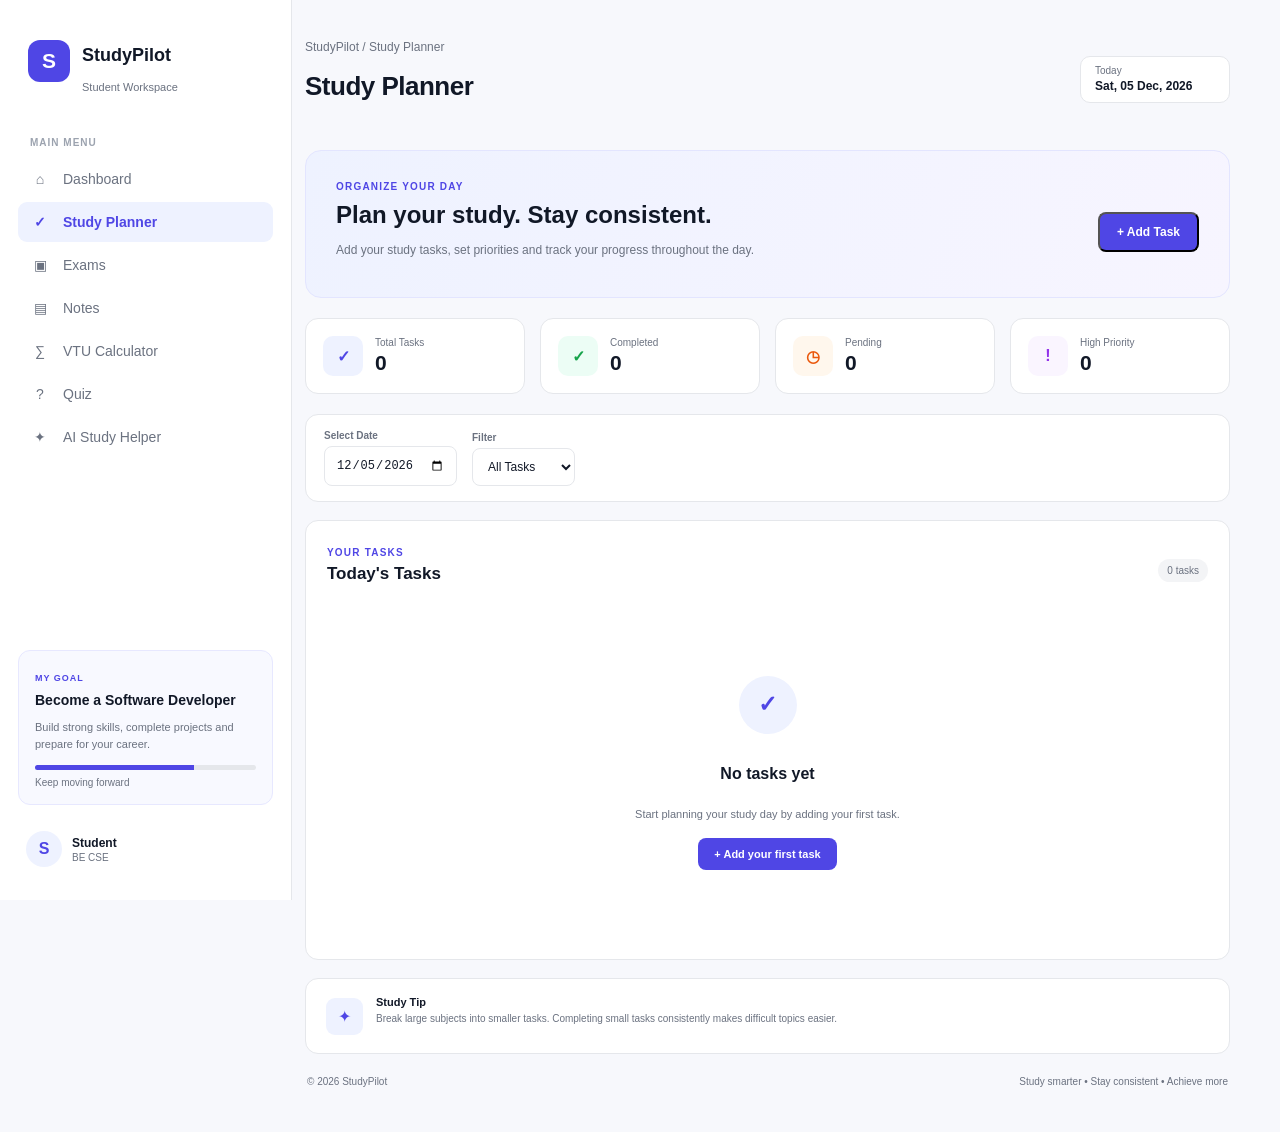
<file: planner.html>
<!DOCTYPE html>
<html lang="en">
<head>
    <meta charset="UTF-8">
    <meta name="viewport" content="width=device-width, initial-scale=1.0">

    <title>Study Planner | StudyPilot</title>

    <link rel="stylesheet" href="style.css">
    <link rel="stylesheet" href="planner.css">
</head>

<body>

<div class="app">

    <!-- ================= SIDEBAR ================= -->
    <aside class="sidebar">

        <div class="brand">
            <div class="brand-logo">S</div>

            <div>
                <h2>StudyPilot</h2>
                <span>Student Workspace</span>
            </div>
        </div>


        <div class="nav-title">MAIN MENU</div>

        <nav>

            <a href="index.html" class="nav-item">
                <span>⌂</span>
                <label>Dashboard</label>
            </a>

            <a href="planner.html" class="nav-item active">
                <span>✓</span>
                <label>Study Planner</label>
            </a>

            <a href="exams.html" class="nav-item">
                <span>▣</span>
                <label>Exams</label>
            </a>

            <a href="notes.html" class="nav-item">
                <span>▤</span>
                <label>Notes</label>
            </a>

            <a href="calculator.html" class="nav-item">
                <span>∑</span>
                <label>VTU Calculator</label>
            </a>

            <a href="quiz.html" class="nav-item">
                <span>?</span>
                <label>Quiz</label>
            </a>

            <a href="ai-helper.html" class="nav-item">
                <span>✦</span>
                <label>AI Study Helper</label>
            </a>

        </nav>


        <div class="sidebar-bottom">

            <div class="goal-card">

                <span class="goal-label">MY GOAL</span>

                <h3>Become a Software Developer</h3>

                <p>
                    Build strong skills, complete projects
                    and prepare for your career.
                </p>

                <div class="goal-progress">
                    <div></div>
                </div>

                <span class="goal-percent">Keep moving forward</span>

            </div>


            <div class="profile">

                <div class="avatar">S</div>

                <div>
                    <strong>Student</strong>
                    <span>BE CSE</span>
                </div>

            </div>

        </div>

    </aside>



    <!-- ================= MAIN ================= -->

    <main class="main-content">


        <!-- TOP BAR -->

        <header class="topbar">

            <div>

                <div class="breadcrumb">
                    StudyPilot / Study Planner
                </div>

                <h1>Study Planner</h1>

            </div>


            <div class="top-actions">

                <div class="date-box">

                    <span>Today</span>

                    <strong id="headerDate">
                        Loading...
                    </strong>

                </div>

            </div>

        </header>



        <!-- ================= INTRO ================= -->

        <section class="planner-intro">

            <div>

                <span class="eyebrow">
                    ORGANIZE YOUR DAY
                </span>

                <h2>
                    Plan your study. Stay consistent.
                </h2>

                <p>
                    Add your study tasks, set priorities and
                    track your progress throughout the day.
                </p>

            </div>


            <button
                type="button"
                class="primary-button"
                id="addTaskBtn">

                + Add Task

            </button>

        </section>



        <!-- ================= STATISTICS ================= -->

        <section class="planner-stats">

            <div class="planner-stat">

                <div class="planner-stat-icon blue">
                    ✓
                </div>

                <div>
                    <span>Total Tasks</span>
                    <strong id="totalTasks">0</strong>
                </div>

            </div>


            <div class="planner-stat">

                <div class="planner-stat-icon green">
                    ✓
                </div>

                <div>
                    <span>Completed</span>
                    <strong id="completedTasks">0</strong>
                </div>

            </div>


            <div class="planner-stat">

                <div class="planner-stat-icon orange">
                    ◷
                </div>

                <div>
                    <span>Pending</span>
                    <strong id="pendingTasks">0</strong>
                </div>

            </div>


            <div class="planner-stat">

                <div class="planner-stat-icon purple">
                    !
                </div>

                <div>
                    <span>High Priority</span>
                    <strong id="highPriorityTasks">0</strong>
                </div>

            </div>

        </section>



        <!-- ================= TOOLBAR ================= -->

        <section class="planner-toolbar">

            <div class="date-selector">

                <label for="taskDate">
                    Select Date
                </label>

                <input
                    type="date"
                    id="taskDate">

            </div>


            <div class="filter-selector">

                <label for="taskFilter">
                    Filter
                </label>

                <select id="taskFilter">

                    <option value="all">
                        All Tasks
                    </option>

                    <option value="pending">
                        Pending
                    </option>

                    <option value="completed">
                        Completed
                    </option>

                </select>

            </div>

        </section>



        <!-- ================= TASK PANEL ================= -->

        <section class="task-panel">

            <div class="panel-header">

                <div>

                    <span class="eyebrow">
                        YOUR TASKS
                    </span>

                    <h2 id="taskListTitle">
                        Today's Tasks
                    </h2>

                </div>

                <span
                    class="task-count"
                    id="visibleTaskCount">

                    0 tasks

                </span>

            </div>



            <!-- TASK LIST -->

            <div id="taskList">

                <!-- JavaScript adds tasks here -->

            </div>



            <!-- EMPTY STATE -->

            <div
                class="empty-state"
                id="emptyState">

                <div class="empty-icon">
                    ✓
                </div>

                <h3>
                    No tasks yet
                </h3>

                <p>
                    Start planning your study day by
                    adding your first task.
                </p>

                <!-- IMPORTANT -->
                <button
                    type="button"
                    class="empty-button"
                    id="addFirstTaskBtn">

                    + Add your first task

                </button>

            </div>

        </section>



        <!-- ================= STUDY TIP ================= -->

        <section class="study-tip">

            <div class="tip-icon">
                ✦
            </div>

            <div>

                <strong>
                    Study Tip
                </strong>

                <p>
                    Break large subjects into smaller tasks.
                    Completing small tasks consistently makes
                    difficult topics easier.
                </p>

            </div>

        </section>



        <!-- ================= FOOTER ================= -->

        <footer>

            <span>
                © 2026 StudyPilot
            </span>

            <span>
                Study smarter • Stay consistent • Achieve more
            </span>

        </footer>

    </main>

</div>



<!-- =====================================================
     ADD / EDIT TASK MODAL
===================================================== -->

<div
    class="modal-overlay"
    id="taskModal"
    hidden>

    <div
        class="task-modal"
        role="dialog"
        aria-modal="true"
        aria-labelledby="modalTitle">


        <!-- MODAL HEADER -->

        <div class="modal-header">

            <div>

                <span class="eyebrow">
                    STUDY PLANNER
                </span>

                <h2 id="modalTitle">
                    Add New Task
                </h2>

            </div>


            <button
                type="button"
                class="close-modal"
                id="closeModalBtn"
                aria-label="Close">

                ×

            </button>

        </div>



        <!-- FORM -->

        <form id="taskForm">

            <input
                type="hidden"
                id="taskId">


            <!-- TITLE -->

            <div class="form-group">

                <label for="taskTitle">
                    Task Title *
                </label>

                <input
                    type="text"
                    id="taskTitle"
                    placeholder="Example: Study Engineering Mathematics"
                    required>

            </div>



            <!-- SUBJECT -->

            <div class="form-row">

                <div class="form-group">

                    <label for="taskSubject">
                        Subject
                    </label>

                    <input
                        type="text"
                        id="taskSubject"
                        placeholder="Example: Mathematics">

                </div>


                <div class="form-group">

                    <label for="taskPriority">
                        Priority
                    </label>

                    <select id="taskPriority">

                        <option value="low">
                            Low
                        </option>

                        <option value="medium" selected>
                            Medium
                        </option>

                        <option value="high">
                            High
                        </option>

                    </select>

                </div>

            </div>



            <!-- DATE / TIME -->

            <div class="form-row">

                <div class="form-group">

                    <label for="taskDueDate">
                        Date *
                    </label>

                    <input
                        type="date"
                        id="taskDueDate"
                        required>

                </div>


                <div class="form-group">

                    <label for="taskTime">
                        Time
                    </label>

                    <input
                        type="time"
                        id="taskTime">

                </div>

            </div>



            <!-- DURATION -->

            <div class="form-group">

                <label for="taskDuration">
                    Study Duration
                </label>

                <select id="taskDuration">

                    <option value="30 minutes">
                        30 minutes
                    </option>

                    <option value="1 hour" selected>
                        1 hour
                    </option>

                    <option value="1.5 hours">
                        1.5 hours
                    </option>

                    <option value="2 hours">
                        2 hours
                    </option>

                    <option value="3 hours">
                        3 hours
                    </option>

                    <option value="4+ hours">
                        4+ hours
                    </option>

                </select>

            </div>



            <!-- DESCRIPTION -->

            <div class="form-group">

                <label for="taskDescription">
                    Description
                </label>

                <textarea
                    id="taskDescription"
                    rows="3"
                    placeholder="Add a short note about this task..."></textarea>

            </div>



            <!-- ACTIONS -->

            <div class="modal-actions">

                <button
                    type="button"
                    class="cancel-button"
                    id="cancelModalBtn">

                    Cancel

                </button>


                <button
                    type="submit"
                    class="save-button">

                    Save Task

                </button>

            </div>

        </form>

    </div>

</div>



<script src="planner.js"></script>

</body>
</html>
</file>
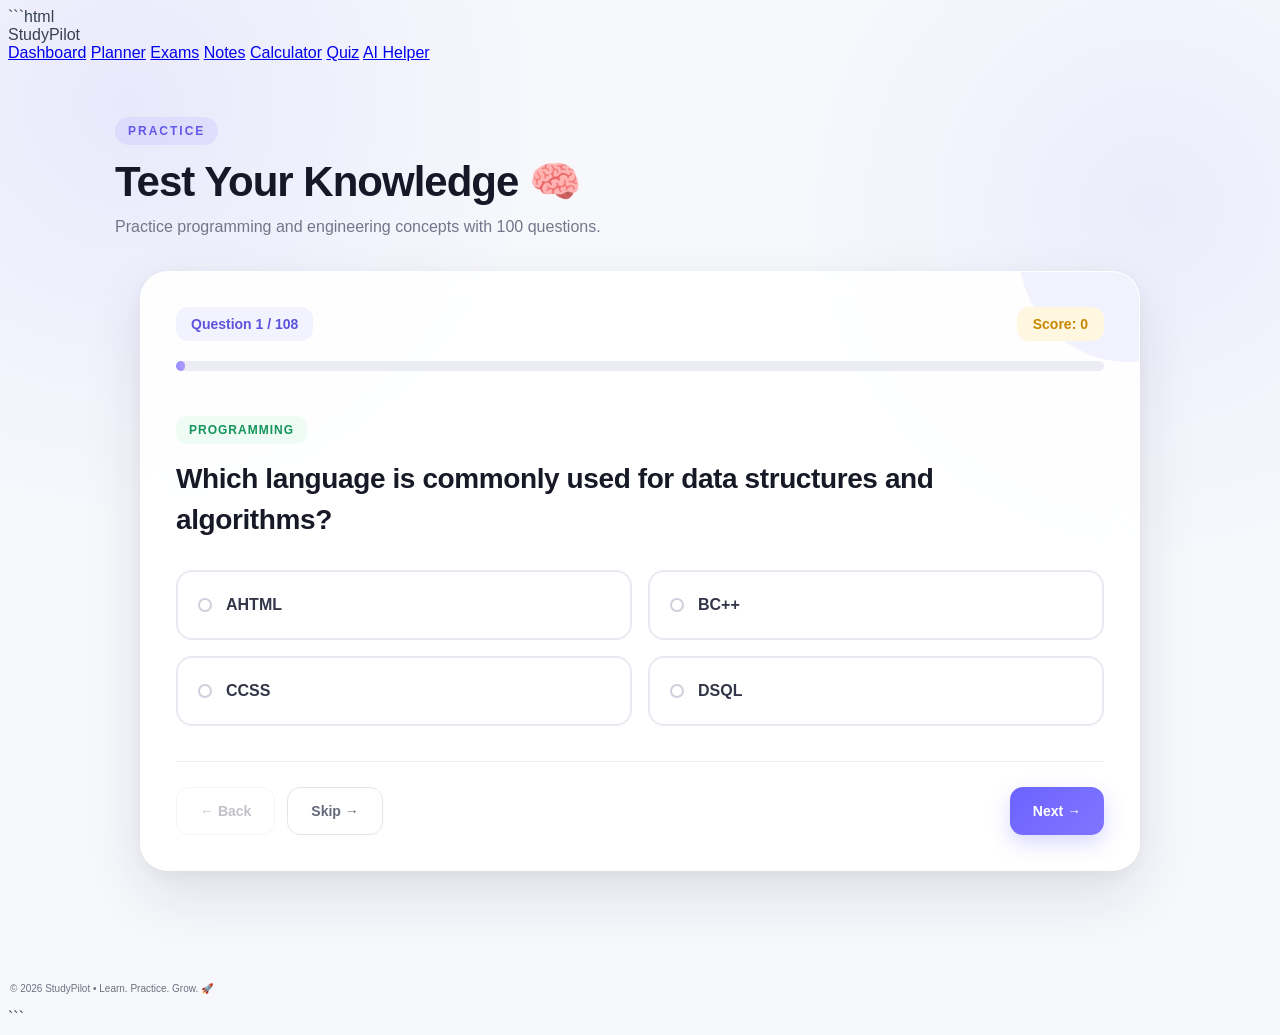
<file: quiz.html>
```html
<!DOCTYPE html>
<html lang="en">
<head>
    <meta charset="UTF-8">
    <meta name="viewport" content="width=device-width, initial-scale=1.0">

    <title>StudyPilot — Quiz</title>

    <!-- Main StudyPilot CSS -->
    <link rel="stylesheet" href="style.css">

    <!-- Quiz Page CSS -->
    <link rel="stylesheet" href="quiz.css?v=2">
</head>

<body>

    <!-- ================= HEADER ================= -->
    <header class="navbar">
        <div class="logo">StudyPilot</div>

        <nav>
            <a href="index.html">Dashboard</a>
            <a href="planner.html">Planner</a>
            <a href="exams.html">Exams</a>
            <a href="notes.html">Notes</a>
            <a href="calculator.html">Calculator</a>
            <a href="quiz.html" class="active">Quiz</a>
            <a href="ai-helper.html">AI Helper</a>
        </nav>
    </header>


    <!-- ================= PAGE HEADER ================= -->
    <section class="page-header">

        <p class="small-title">PRACTICE</p>

        <h1>Test Your Knowledge 🧠</h1>

        <p class="description">
            Practice programming and engineering concepts with 100 questions.
        </p>

    </section>


    <!-- ================= QUIZ ================= -->
    <main class="quiz-container">

        <!-- QUIZ CARD -->
        <section id="quizBox" class="quiz-card">

            <!-- TOP -->
            <div class="quiz-top">

                <span id="questionNumber">
                    Question 1 / 100
                </span>

                <span id="quizScore">
                    Score: 0
                </span>

            </div>


            <!-- PROGRESS -->
            <div class="quiz-progress-bar">
                <div id="quizProgress"></div>
            </div>


            <!-- QUESTION -->
            <div class="quiz-question-area">

                <p id="questionCategory">
                    Programming
                </p>

                <h2 id="questionText">
                    Loading question...
                </h2>

            </div>


            <!-- OPTIONS -->
            <div id="quizOptions" class="quiz-options">
                <!-- Options are generated by quiz.js -->
            </div>


            <!-- ACTION BUTTONS -->
            <div class="quiz-actions">

                <button
                    id="backBtn"
                    class="secondary-btn"
                    type="button">
                    ← Back
                </button>

                <button
                    id="skipBtn"
                    class="secondary-btn"
                    type="button">
                    Skip →
                </button>

                <button
                    id="nextBtn"
                    class="primary-btn"
                    type="button">
                    Next →
                </button>

            </div>

        </section>


        <!-- ================= RESULT ================= -->
        <section
            id="quizResult"
            class="quiz-result-card"
            style="display: none;">

            <div class="result-icon">
                🏆
            </div>

            <h2>Quiz Completed!</h2>

            <div class="final-score">

                <strong id="finalScore">0</strong>

                <span id="percentage">
                    0%
                </span>

            </div>


            <!-- RESULT STATISTICS -->
            <div class="quiz-result-grid">

                <div>
                    <span>Correct</span>
                    <strong id="correctCount">0</strong>
                </div>

                <div>
                    <span>Wrong</span>
                    <strong id="wrongCount">0</strong>
                </div>

                <div>
                    <span>Skipped</span>
                    <strong id="skippedCount">0</strong>
                </div>

                <div>
                    <span>Total</span>
                    <strong id="totalCount">0</strong>
                </div>

            </div>


            <button
                id="restartBtn"
                class="primary-btn"
                type="button">
                🔄 Restart Quiz
            </button>

        </section>

    </main>


    <!-- ================= FOOTER ================= -->
    <footer>
        <p>© 2026 StudyPilot • Learn. Practice. Grow. 🚀</p>
    </footer>


    <!-- Quiz JavaScript -->
    <script src="quiz.js?v=2"></script>

</body>
</html>
```
</file>
<file: style.css>
```css
/* =========================================
   STUDYPILOT — MAIN STYLE
========================================= */

* {
    margin: 0;
    padding: 0;
    box-sizing: border-box;
}

:root {
    --primary: #4f46e5;
    --primary-light: #eef2ff;
    --dark: #111827;
    --text: #374151;
    --muted: #6b7280;
    --border: #e5e7eb;
    --background: #f7f8fc;
    --white: #ffffff;
    --green: #16a34a;
    --orange: #ea580c;
    --purple: #9333ea;
}

body {
    font-family: Inter, -apple-system, BlinkMacSystemFont,
        "Segoe UI", sans-serif;
    background: var(--background);
    color: var(--text);
}

/* =========================================
   APP
========================================= */

.app {
    display: flex;
    min-height: 100vh;
}

/* =========================================
   SIDEBAR
========================================= */

.sidebar {
    width: 255px;
    background: var(--white);
    border-right: 1px solid var(--border);
    display: flex;
    flex-direction: column;
    padding: 25px 18px;
    position: fixed;
    left: 0;
    top: 0;
    bottom: 0;
}

.brand {
    display: flex;
    align-items: center;
    gap: 12px;
    padding: 5px 10px 30px;
}

.brand-logo {
    width: 42px;
    height: 42px;
    background: var(--primary);
    color: white;
    border-radius: 12px;
    display: flex;
    align-items: center;
    justify-content: center;
    font-size: 21px;
    font-weight: 800;
}

.brand h2 {
    font-size: 18px;
    color: var(--dark);
}

.brand span {
    display: block;
    font-size: 11px;
    color: var(--muted);
    margin-top: 2px;
}

.nav-title {
    font-size: 10px;
    font-weight: 700;
    color: #9ca3af;
    letter-spacing: 1px;
    padding: 14px 12px 8px;
}

.nav-item {
    display: flex;
    align-items: center;
    gap: 13px;
    padding: 12px;
    margin: 3px 0;
    border-radius: 9px;
    text-decoration: none;
    color: var(--muted);
    font-size: 14px;
    font-weight: 500;
    transition: 0.2s;
}

.nav-item span {
    width: 20px;
    text-align: center;
}

.nav-item:hover {
    background: #f3f4f6;
    color: var(--dark);
}

.nav-item.active {
    background: var(--primary-light);
    color: var(--primary);
    font-weight: 600;
}

.sidebar-bottom {
    margin-top: auto;
}

.goal-card {
    background: #f8f9ff;
    border: 1px solid #e7e8ff;
    padding: 16px;
    border-radius: 12px;
    margin-bottom: 18px;
}

.goal-label {
    font-size: 9px;
    letter-spacing: 1px;
    color: var(--primary);
    font-weight: 700;
}

.goal-card h3 {
    font-size: 14px;
    color: var(--dark);
    margin: 7px 0;
}

.goal-card p {
    font-size: 11px;
    color: var(--muted);
    line-height: 1.5;
}

.goal-progress {
    height: 5px;
    background: #e5e7eb;
    border-radius: 10px;
    margin-top: 13px;
    overflow: hidden;
}

.goal-progress div {
    width: 72%;
    height: 100%;
    background: var(--primary);
}

.goal-percent {
    display: block;
    font-size: 10px;
    color: var(--muted);
    margin-top: 7px;
}

.profile {
    display: flex;
    align-items: center;
    gap: 10px;
    padding: 8px;
}

.avatar {
    width: 36px;
    height: 36px;
    background: var(--primary-light);
    color: var(--primary);
    border-radius: 50%;
    display: flex;
    align-items: center;
    justify-content: center;
    font-weight: 700;
}

.profile strong {
    display: block;
    font-size: 12px;
    color: var(--dark);
}

.profile span {
    display: block;
    font-size: 10px;
    color: var(--muted);
    margin-top: 2px;
}

/* =========================================
   MAIN CONTENT
========================================= */

.main-content {
    margin-left: 255px;
    width: calc(100% - 255px);
    padding: 32px 42px;
    max-width: 1600px;
}

/* =========================================
   TOP BAR
========================================= */

.topbar {
    display: flex;
    justify-content: space-between;
    align-items: center;
    margin-bottom: 30px;
}

.breadcrumb {
    font-size: 12px;
    color: var(--muted);
    margin-bottom: 7px;
}

.topbar h1 {
    font-size: 26px;
    color: var(--dark);
    letter-spacing: -0.5px;
}

.top-actions {
    display: flex;
    align-items: center;
    gap: 12px;
}

.icon-button {
    width: 40px;
    height: 40px;
    background: white;
    border: 1px solid var(--border);
    border-radius: 10px;
    cursor: pointer;
}

.date-box {
    background: white;
    border: 1px solid var(--border);
    padding: 8px 14px;
    border-radius: 10px;
    min-width: 120px;
}

.date-box span {
    display: block;
    font-size: 10px;
    color: var(--muted);
}

.date-box strong {
    font-size: 12px;
    color: var(--dark);
}

/* =========================================
   OVERVIEW
========================================= */

.overview {
    background: linear-gradient(110deg, #eef2ff, #f7f5ff);
    border: 1px solid #e3e5ff;
    border-radius: 16px;
    padding: 28px 32px;
    display: flex;
    justify-content: space-between;
    align-items: center;
    margin-bottom: 22px;
}

.eyebrow {
    font-size: 10px;
    letter-spacing: 1.2px;
    color: var(--primary);
    font-weight: 700;
}

.overview h2 {
    font-size: 25px;
    color: var(--dark);
    margin: 8px 0;
}

.overview p {
    font-size: 13px;
    color: var(--muted);
    max-width: 480px;
    line-height: 1.6;
}

.primary-button {
    display: inline-block;
    background: var(--primary);
    color: white;
    text-decoration: none;
    font-size: 12px;
    font-weight: 600;
    padding: 11px 17px;
    border-radius: 8px;
    margin-top: 17px;
    transition: 0.2s;
}

.primary-button:hover {
    transform: translateY(-1px);
}

.overview-progress {
    display: flex;
    align-items: center;
    gap: 18px;
    padding-right: 30px;
}

.circle-progress {
    width: 105px;
    height: 105px;
    border-radius: 50%;
    background: conic-gradient(
        var(--primary) 72%,
        #dfe3ff 0
    );
    display: flex;
    align-items: center;
    justify-content: center;
}

.circle-inner {
    width: 82px;
    height: 82px;
    border-radius: 50%;
    background: white;
    display: flex;
    flex-direction: column;
    align-items: center;
    justify-content: center;
}

.circle-inner strong {
    font-size: 22px;
    color: var(--dark);
}

.circle-inner span {
    font-size: 9px;
    color: var(--muted);
}

.overview-progress > div:last-child strong {
    font-size: 13px;
    color: var(--dark);
}

.overview-progress > div:last-child p {
    font-size: 11px;
    margin-top: 4px;
    max-width: 140px;
}

/* =========================================
   STATISTICS
========================================= */

.stats-grid {
    display: grid;
    grid-template-columns: repeat(4, 1fr);
    gap: 16px;
    margin-bottom: 22px;
}

.stat-card {
    background: white;
    border: 1px solid var(--border);
    border-radius: 13px;
    padding: 18px;
    display: flex;
    align-items: center;
    gap: 13px;
}

.stat-icon {
    width: 42px;
    height: 42px;
    border-radius: 10px;
    display: flex;
    align-items: center;
    justify-content: center;
    font-weight: 700;
}

.stat-icon.blue {
    background: #eef2ff;
    color: #4f46e5;
}

.stat-icon.green {
    background: #ecfdf5;
    color: #16a34a;
}

.stat-icon.orange {
    background: #fff7ed;
    color: #ea580c;
}

.stat-icon.purple {
    background: #faf5ff;
    color: #9333ea;
}

.stat-card span {
    display: block;
    font-size: 11px;
    color: var(--muted);
}

.stat-card strong {
    display: block;
    font-size: 23px;
    color: var(--dark);
    margin-top: 4px;
}

/* =========================================
   DASHBOARD GRID
========================================= */

.dashboard-grid {
    display: grid;
    grid-template-columns: 1.4fr 1fr;
    gap: 18px;
    margin-bottom: 28px;
}

.panel {
    background: white;
    border: 1px solid var(--border);
    border-radius: 13px;
    padding: 21px;
}

.panel-header {
    display: flex;
    justify-content: space-between;
    align-items: center;
    margin-bottom: 18px;
}

.panel-header h2 {
    font-size: 17px;
    color: var(--dark);
    margin-top: 4px;
}

.panel-header a {
    text-decoration: none;
    color: var(--primary);
    font-size: 11px;
    font-weight: 600;
}

/* =========================================
   TASKS
========================================= */

.task {
    display: flex;
    align-items: center;
    gap: 12px;
    padding: 13px 0;
    border-bottom: 1px solid #f0f1f3;
}

.task:last-child {
    border-bottom: none;
}

.task-check {
    width: 22px;
    height: 22px;
    border-radius: 50%;
    background: #ecfdf5;
    color: var(--green);
    display: flex;
    align-items: center;
    justify-content: center;
    font-size: 11px;
}

.task-check.pending {
    background: white;
    border: 1.5px solid #d1d5db;
}

.task-content {
    flex: 1;
}

.task-content strong {
    display: block;
    font-size: 12px;
    color: var(--dark);
}

.task-content span {
    display: block;
    font-size: 10px;
    color: var(--muted);
    margin-top: 3px;
}

.task-time {
    font-size: 10px;
    color: var(--muted);
}

/* =========================================
   EXAMS
========================================= */

.exam {
    display: flex;
    align-items: center;
    gap: 12px;
    padding: 13px 0;
    border-bottom: 1px solid #f0f1f3;
}

.exam:last-child {
    border-bottom: none;
}

.exam-date {
    width: 43px;
    text-align: center;
    background: #f8f9ff;
    border-radius: 8px;
    padding: 7px 3px;
}

.exam-date strong {
    display: block;
    font-size: 16px;
    color: var(--primary);
}

.exam-date span {
    font-size: 8px;
    color: var(--muted);
    font-weight: 700;
}

.exam > div:nth-child(2) {
    flex: 1;
}

.exam > div:nth-child(2) strong {
    display: block;
    font-size: 12px;
    color: var(--dark);
}

.exam > div:nth-child(2) span {
    display: block;
    font-size: 10px;
    color: var(--muted);
    margin-top: 3px;
}

.exam b {
    font-size: 10px;
    color: var(--orange);
}

/* =========================================
   QUICK ACTIONS
========================================= */

.quick-section {
    margin-bottom: 28px;
}

.section-title {
    margin-bottom: 15px;
}

.section-title h2 {
    font-size: 19px;
    color: var(--dark);
    margin-top: 5px;
}

.quick-grid {
    display: grid;
    grid-template-columns: repeat(4, 1fr);
    gap: 14px;
}

.quick-card {
    background: white;
    border: 1px solid var(--border);
    border-radius: 12px;
    padding: 16px;
    display: flex;
    align-items: center;
    gap: 11px;
    text-decoration: none;
    transition: 0.2s;
}

.quick-card:hover {
    transform: translateY(-2px);
    border-color: #c7c9ff;
}

.quick-icon {
    width: 36px;
    height: 36px;
    background: var(--primary-light);
    color: var(--primary);
    border-radius: 9px;
    display: flex;
    align-items: center;
    justify-content: center;
}

.quick-card div:nth-child(2) {
    flex: 1;
}

.quick-card strong {
    display: block;
    font-size: 11px;
    color: var(--dark);
}

.quick-card span {
    display: block;
    font-size: 9px;
    color: var(--muted);
    margin-top: 3px;
}

.quick-card .arrow {
    font-size: 15px;
    color: var(--muted);
}

/* =========================================
   MOTIVATION
========================================= */

.motivation {
    background: var(--dark);
    color: white;
    border-radius: 14px;
    padding: 23px 27px;
    display: flex;
    justify-content: space-between;
    align-items: center;
}

.motivation .eyebrow {
    color: #a5b4fc;
}

.motivation h2 {
    font-size: 19px;
    margin-top: 6px;
}

.motivation p {
    font-size: 11px;
    color: #9ca3af;
    margin-top: 5px;
}

.motivation-steps {
    display: flex;
    gap: 10px;
}

.motivation-steps span {
    border: 1px solid #374151;
    padding: 8px 11px;
    border-radius: 7px;
    font-size: 9px;
    color: #d1d5db;
}

/* =========================================
   FOOTER
========================================= */

footer {
    display: flex;
    justify-content: space-between;
    padding: 22px 2px 5px;
    font-size: 10px;
    color: var(--muted);
}

/* =========================================
   AI ASSISTANT
========================================= */

.ai-container {
    width: 100%;
    max-width: 1000px;
    margin: 30px auto 60px;
    padding: 0 20px;
}

.ai-card {
    background: var(--white);
    border-radius: 24px;
    border: 1px solid var(--border);
    box-shadow: 0 15px 45px rgba(0, 0, 0, 0.08);
    overflow: hidden;
}

.ai-header {
    display: flex;
    align-items: center;
    gap: 15px;
    padding: 22px 25px;
    border-bottom: 1px solid var(--border);
}

.ai-avatar {
    width: 55px;
    height: 55px;
    border-radius: 16px;
    display: flex;
    align-items: center;
    justify-content: center;
    background: var(--primary-light);
    font-size: 28px;
}

.ai-header h2 {
    margin: 0;
    font-size: 20px;
    color: var(--dark);
}

.ai-header p {
    margin: 4px 0 0;
    color: var(--muted);
    font-size: 14px;
}

.ai-status {
    margin-left: auto;
    font-size: 13px;
    color: var(--green);
    font-weight: 600;
}

.chat-messages {
    height: 430px;
    overflow-y: auto;
    padding: 25px;
    background: #f8fafc;
}

.message {
    display: flex;
    gap: 12px;
    margin-bottom: 20px;
    max-width: 85%;
}

.user-message {
    margin-left: auto;
    flex-direction: row-reverse;
}

.message-avatar {
    width: 38px;
    height: 38px;
    min-width: 38px;
    border-radius: 12px;
    display: flex;
    align-items: center;
    justify-content: center;
    background: var(--white);
    border: 1px solid var(--border);
}

.message-content {
    padding: 13px 16px;
    border-radius: 16px;
    background: var(--white);
    border: 1px solid var(--border);
}

.user-message .message-content {
    background: var(--primary);
    color: white;
    border: none;
}

.message-content strong {
    font-size: 13px;
}

.message-content p {
    margin: 7px 0 0;
    line-height: 1.6;
    font-size: 14px;
}

.quick-questions {
    padding: 18px 25px;
    border-top: 1px solid var(--border);
    background: var(--white);
}

.quick-questions p {
    margin: 0 0 10px;
    font-size: 13px;
    font-weight: 700;
    color: var(--muted);
}

.quick-questions button {
    border: 1px solid #dbe1ea;
    background: var(--white);
    border-radius: 12px;
    padding: 9px 13px;
    margin: 4px;
    cursor: pointer;
    font-size: 13px;
    transition: 0.2s;
}

.quick-questions button:hover {
    transform: translateY(-2px);
    border-color: #6366f1;
    background: #f5f3ff;
}

.chat-input-area {
    display: flex;
    gap: 12px;
    padding: 20px 25px;
    border-top: 1px solid var(--border);
    background: var(--white);
}

#userInput {
    flex: 1;
    resize: none;
    min-height: 45px;
    max-height: 120px;
    padding: 13px 15px;
    border: 1px solid #d1d5db;
    border-radius: 14px;
    outline: none;
    font-family: inherit;
    font-size: 14px;
}

#userInput:focus {
    border-color: #6366f1;
}

.send-button {
    border: none;
    border-radius: 14px;
    padding: 0 22px;
    background: var(--primary);
    color: white;
    font-weight: 700;
    cursor: pointer;
    transition: 0.2s;
}

.send-button:hover {
    transform: translateY(-2px);
    background: #4338ca;
}

/* =========================================
   RESPONSIVE
========================================= */

@media (max-width: 1100px) {

    .stats-grid {
        grid-template-columns: repeat(2, 1fr);
    }

    .quick-grid {
        grid-template-columns: repeat(2, 1fr);
    }
}

@media (max-width: 850px) {

    .sidebar {
        width: 70px;
        padding: 20px 10px;
    }

    .brand div:last-child,
    .nav-item:not(.active) {
        font-size: 0;
    }

    .brand {
        justify-content: center;
    }

    .brand-logo {
        width: 38px;
        height: 38px;
    }

    .nav-item {
        justify-content: center;
    }

    .nav-title,
    .goal-card,
    .profile div:last-child {
        display: none;
    }

    .main-content {
        margin-left: 70px;
        width: calc(100% - 70px);
        padding: 25px;
    }

    .dashboard-grid {
        grid-template-columns: 1fr;
    }

    .ai-container {
        padding: 0 10px;
    }
}

@media (max-width: 700px) {

    .ai-header {
        padding: 18px;
    }

    .chat-messages {
        height: 400px;
        padding: 18px;
    }

    .message {
        max-width: 95%;
    }

    .chat-input-area {
        padding: 15px;
    }

    .send-button {
        padding: 0 15px;
    }

    .quick-questions {
        padding: 15px;
    }
}

@media (max-width: 600px) {

    .main-content {
        padding: 18px;
    }

    .topbar {
        align-items: flex-start;
    }

    .top-actions {
        display: none;
    }

    .topbar h1 {
        font-size: 21px;
    }

    .overview {
        flex-direction: column;
        align-items: flex-start;
        gap: 25px;
    }

    .overview-progress {
        padding: 0;
    }

    .stats-grid,
    .quick-grid {
        grid-template-columns: 1fr;
    }

    .motivation {
        flex-direction: column;
        align-items: flex-start;
        gap: 18px;
    }

    .motivation-steps {
        flex-wrap: wrap;
    }

    footer {
        flex-direction: column;
        gap: 5px;
    }

    .ai-header {
        gap: 10px;
    }

    .ai-avatar {
        width: 45px;
        height: 45px;
        font-size: 22px;
    }

    .ai-header h2 {
        font-size: 17px;
    }

    .ai-header p {
        font-size: 11px;
    }

    .ai-status {
        font-size: 10px;
    }

    .chat-input-area {
        flex-direction: column;
    }

    .send-button {
        min-height: 44px;
    }
}
```
</file>
<file: ai-helper.css>
```css
/* =========================================================
   STUDYPILOT — AI ASSISTANT
   ai-helper.css
   ========================================================= */


/* ================= PAGE HEADER ================= */

.ai-page-header {
    text-align: center;
    padding: 45px 20px 25px;
}

.ai-badge {
    display: inline-block;
    padding: 8px 16px;
    border-radius: 30px;
    background: rgba(99, 102, 241, 0.12);
    color: #6366f1;
    font-size: 13px;
    font-weight: 700;
    letter-spacing: 0.8px;
    margin-bottom: 15px;
}

.ai-page-header h1 {
    margin: 0;
    font-size: 38px;
    font-weight: 800;
    color: #111827;
}

.ai-page-header p {
    margin-top: 12px;
    color: #6b7280;
    font-size: 16px;
}


/* ================= MAIN CONTAINER ================= */

.ai-container {
    width: min(1100px, 92%);
    margin: 0 auto 25px;
}


/* ================= CHAT CARD ================= */

.ai-chat-card {
    background: #ffffff;
    border-radius: 24px;
    overflow: hidden;
    border: 1px solid #e5e7eb;
    box-shadow: 0 15px 45px rgba(15, 23, 42, 0.10);
}


/* ================= CHAT HEADER ================= */

.ai-chat-header {
    display: flex;
    justify-content: space-between;
    align-items: center;
    padding: 20px 24px;
    border-bottom: 1px solid #e5e7eb;
    background: linear-gradient(
        135deg,
        #f8faff,
        #ffffff
    );
}

.ai-profile {
    display: flex;
    align-items: center;
    gap: 13px;
}

.ai-avatar {
    width: 48px;
    height: 48px;
    border-radius: 50%;
    display: flex;
    align-items: center;
    justify-content: center;
    font-size: 25px;
    background: linear-gradient(
        135deg,
        #6366f1,
        #8b5cf6
    );
    box-shadow: 0 8px 20px rgba(99, 102, 241, 0.25);
}

.ai-profile h2 {
    margin: 0;
    font-size: 18px;
    color: #111827;
}

.ai-profile span {
    display: block;
    margin-top: 4px;
    font-size: 12px;
    color: #22c55e;
    font-weight: 600;
}


/* ================= CLEAR BUTTON ================= */

.clear-chat-btn {
    border: none;
    background: #fef2f2;
    color: #ef4444;
    padding: 9px 14px;
    border-radius: 10px;
    cursor: pointer;
    font-size: 13px;
    font-weight: 700;
    transition: 0.2s ease;
}

.clear-chat-btn:hover {
    background: #fee2e2;
    transform: translateY(-1px);
}


/* ================= CHAT MESSAGES ================= */

.chat-messages {
    height: 460px;
    padding: 25px;
    overflow-y: auto;

    background:
        radial-gradient(
            circle at top right,
            rgba(99, 102, 241, 0.06),
            transparent 35%
        ),
        #f8fafc;
}


/* ================= SCROLLBAR ================= */

.chat-messages::-webkit-scrollbar {
    width: 7px;
}

.chat-messages::-webkit-scrollbar-thumb {
    background: #cbd5e1;
    border-radius: 20px;
}

.chat-messages::-webkit-scrollbar-track {
    background: transparent;
}


/* ================= MESSAGE ================= */

.message {
    display: flex;
    gap: 10px;
    margin-bottom: 22px;
    max-width: 82%;
}

.ai-message {
    align-items: flex-start;
}

.user-message {
    margin-left: auto;
    justify-content: flex-end;
}


/* ================= MESSAGE AVATAR ================= */

.message-avatar {
    width: 36px;
    height: 36px;
    min-width: 36px;

    border-radius: 50%;

    display: flex;
    align-items: center;
    justify-content: center;

    background: #eef2ff;

    font-size: 18px;
}


/* ================= MESSAGE CONTENT ================= */

.message-content {
    display: flex;
    flex-direction: column;
}

.message-name {
    font-size: 11px;
    font-weight: 700;
    color: #6366f1;
    margin-bottom: 5px;
}


/* ================= MESSAGE BUBBLE ================= */

.message-bubble {
    padding: 13px 16px;
    border-radius: 15px;

    line-height: 1.6;

    font-size: 14px;

    color: #374151;

    background: #ffffff;

    border: 1px solid #e5e7eb;

    box-shadow:
        0 4px 12px rgba(15, 23, 42, 0.04);
}

.user-message .message-bubble {
    background: linear-gradient(
        135deg,
        #6366f1,
        #7c3aed
    );

    color: #ffffff;

    border: none;

    border-radius:
        15px 15px 4px 15px;
}


/* ================= QUICK QUESTIONS ================= */

.quick-questions {
    display: flex;
    gap: 9px;
    flex-wrap: wrap;

    padding: 15px 20px;

    border-top: 1px solid #e5e7eb;

    background: #ffffff;
}

.quick-questions p {
    width: 100%;

    margin: 0 0 2px;

    font-size: 12px;

    font-weight: 700;

    color: #6b7280;
}

.quick-btn {
    border: 1px solid #dbeafe;

    background: #f8faff;

    color: #4f46e5;

    padding: 9px 13px;

    border-radius: 20px;

    cursor: pointer;

    font-size: 12px;

    font-weight: 600;

    transition: 0.2s ease;
}

.quick-btn:hover {
    background: #eef2ff;

    border-color: #a5b4fc;

    transform: translateY(-1px);
}


/* ================= INPUT AREA ================= */

.ai-input-area {
    display: flex;

    align-items: flex-end;

    gap: 10px;

    padding: 17px 20px;

    border-top: 1px solid #e5e7eb;

    background: #ffffff;
}

#userInput {
    flex: 1;

    min-height: 45px;

    max-height: 120px;

    resize: none;

    padding: 12px 15px;

    border: 1px solid #d1d5db;

    border-radius: 14px;

    outline: none;

    font-family: inherit;

    font-size: 14px;

    color: #111827;

    background: #f9fafb;

    transition: 0.2s ease;
}

#userInput:focus {
    border-color: #6366f1;

    background: #ffffff;

    box-shadow:
        0 0 0 3px
        rgba(99, 102, 241, 0.10);
}

#userInput::placeholder {
    color: #9ca3af;
}


/* ================= SEND BUTTON ================= */

.send-btn {
    width: 46px;

    height: 46px;

    border: none;

    border-radius: 13px;

    cursor: pointer;

    color: #ffffff;

    font-size: 20px;

    display: flex;

    align-items: center;

    justify-content: center;

    background: linear-gradient(
        135deg,
        #6366f1,
        #7c3aed
    );

    box-shadow:
        0 7px 18px
        rgba(99, 102, 241, 0.25);

    transition: 0.2s ease;
}

.send-btn:hover {
    transform: translateY(-2px);

    box-shadow:
        0 10px 22px
        rgba(99, 102, 241, 0.30);
}

.send-btn:active {
    transform: scale(0.96);
}

.send-btn:disabled {
    opacity: 0.6;
    cursor: not-allowed;
}


/* ================= DISCLAIMER ================= */

.ai-disclaimer {
    text-align: center;

    margin: 0;

    padding: 0 20px 16px;

    font-size: 11px;

    color: #9ca3af;

    background: #ffffff;
}


/* ================= AI FEATURES ================= */

.ai-features {
    width: min(1100px, 92%);

    margin:
        0 auto 50px;

    display: grid;

    grid-template-columns:
        repeat(3, 1fr);

    gap: 20px;
}

.ai-feature-card {
    padding: 25px;

    background: #ffffff;

    border: 1px solid #e5e7eb;

    border-radius: 20px;

    text-align: center;

    box-shadow:
        0 8px 25px
        rgba(15, 23, 42, 0.06);

    transition: 0.25s ease;
}

.ai-feature-card:hover {
    transform: translateY(-5px);

    box-shadow:
        0 15px 30px
        rgba(15, 23, 42, 0.10);
}

.feature-icon {
    width: 50px;

    height: 50px;

    margin:
        0 auto 12px;

    display: flex;

    align-items: center;

    justify-content: center;

    border-radius: 15px;

    background: #eef2ff;

    font-size: 24px;
}

.ai-feature-card h3 {
    margin:
        0 0 8px;

    color: #111827;

    font-size: 17px;
}

.ai-feature-card p {
    margin: 0;

    color: #6b7280;

    font-size: 13px;

    line-height: 1.6;
}


/* ================= TYPING INDICATOR ================= */

.typing-indicator {
    display: flex;

    align-items: center;

    gap: 4px;

    padding: 12px 15px;
}

.typing-dot {
    width: 7px;

    height: 7px;

    border-radius: 50%;

    background: #9ca3af;

    animation:
        typing 1.2s infinite;
}

.typing-dot:nth-child(2) {
    animation-delay: 0.15s;
}

.typing-dot:nth-child(3) {
    animation-delay: 0.3s;
}

@keyframes typing {

    0%,
    60%,
    100% {
        transform: translateY(0);
        opacity: 0.4;
    }

    30% {
        transform: translateY(-5px);
        opacity: 1;
    }
}


/* ================= RESPONSIVE ================= */

@media (max-width: 800px) {

    .ai-page-header h1 {
        font-size: 30px;
    }

    .ai-features {
        grid-template-columns: 1fr;
    }

    .message {
        max-width: 92%;
    }

    .chat-messages {
        height: 420px;
    }
}


@media (max-width: 600px) {

    .ai-page-header {
        padding-top: 30px;
    }

    .ai-page-header h1 {
        font-size: 25px;
    }

    .ai-chat-header {
        padding: 15px;
    }

    .ai-avatar {
        width: 42px;
        height: 42px;

        font-size: 21px;
    }

    .clear-chat-btn {
        padding: 8px 10px;
    }

    .chat-messages {
        height: 400px;

        padding: 15px;
    }

    .quick-questions {
        padding: 12px;
    }

    .quick-btn {
        font-size: 11px;
    }

    .ai-input-area {
        padding: 12px;
    }
}
```
</file>
<file: calculator.css>
/* =========================================
   STUDYPILOT — VTU CALCULATOR
========================================= */

.calculator-page {
    max-width: 1200px;
}

/* INTRO */

.calculator-intro {
    background: linear-gradient(135deg, #eef2ff, #f8f7ff);
    border: 1px solid #e0e4ff;
    border-radius: 18px;
    padding: 28px 32px;
    margin-bottom: 22px;

    display: flex;
    justify-content: space-between;
    align-items: center;
    gap: 25px;
}

.calculator-intro h2 {
    margin: 8px 0;
    color: #111827;
    font-size: 25px;
}

.calculator-intro p {
    color: #6b7280;
    font-size: 13px;
    line-height: 1.6;
    max-width: 600px;
}

/* CALCULATOR LAYOUT */

.calculator-layout {
    display: grid;
    grid-template-columns: 1.5fr 0.9fr;
    gap: 20px;
}

/* CARD */

.calculator-card,
.result-card {
    background: white;
    border: 1px solid #e5e7eb;
    border-radius: 16px;
    padding: 24px;
}

.calculator-card h2,
.result-card h2 {
    color: #111827;
    font-size: 18px;
    margin-bottom: 5px;
}

.card-description {
    color: #6b7280;
    font-size: 12px;
    margin-bottom: 22px;
}

/* SEMESTER */

.semester-selector {
    margin-bottom: 20px;
}

.semester-selector label {
    display: block;
    font-size: 12px;
    font-weight: 600;
    color: #374151;
    margin-bottom: 7px;
}

.semester-selector select {
    width: 100%;
    padding: 11px 12px;
    border: 1px solid #d1d5db;
    border-radius: 9px;
    background: white;
    font-size: 13px;
    outline: none;
}

.semester-selector select:focus {
    border-color: #4f46e5;
}

/* SUBJECT TABLE */

.subject-table {
    width: 100%;
    border-collapse: collapse;
}

.subject-table th {
    background: #f8fafc;
    color: #6b7280;
    font-size: 10px;
    text-transform: uppercase;
    letter-spacing: 0.5px;
    padding: 11px 8px;
    text-align: left;
}

.subject-table td {
    padding: 10px 8px;
    border-bottom: 1px solid #f0f1f3;
    font-size: 12px;
    color: #374151;
}

.subject-table tr:last-child td {
    border-bottom: none;
}

.subject-name {
    font-weight: 600;
    color: #111827;
}

.subject-code {
    font-size: 10px;
    color: #9ca3af;
    margin-top: 2px;
}

/* MARK INPUT */

.mark-input {
    width: 75px;
    padding: 8px;
    border: 1px solid #d1d5db;
    border-radius: 7px;
    font-size: 12px;
    text-align: center;
    outline: none;
}

.mark-input:focus {
    border-color: #4f46e5;
    box-shadow: 0 0 0 3px #eef2ff;
}

/* CREDIT */

.credit-value {
    font-weight: 600;
    color: #4f46e5;
}

/* GRADE */

.grade-display {
    display: inline-flex;
    min-width: 34px;
    justify-content: center;
    padding: 5px 8px;
    border-radius: 6px;
    background: #f3f4f6;
    color: #374151;
    font-size: 11px;
    font-weight: 700;
}

/* BUTTONS */

.calculator-actions {
    display: flex;
    gap: 10px;
    margin-top: 20px;
}

.calculate-button {
    border: none;
    background: #4f46e5;
    color: white;
    padding: 11px 18px;
    border-radius: 8px;
    font-size: 12px;
    font-weight: 600;
    cursor: pointer;
    transition: 0.2s;
}

.calculate-button:hover {
    background: #4338ca;
    transform: translateY(-1px);
}

.reset-button {
    border: 1px solid #d1d5db;
    background: white;
    color: #374151;
    padding: 11px 18px;
    border-radius: 8px;
    font-size: 12px;
    font-weight: 600;
    cursor: pointer;
}

.reset-button:hover {
    background: #f9fafb;
}

/* RESULT CARD */

.result-card {
    height: fit-content;
}

.result-header {
    margin-bottom: 20px;
}

.result-header span {
    color: #6b7280;
    font-size: 11px;
}

.result-main {
    background: #f8f9ff;
    border: 1px solid #e4e7ff;
    border-radius: 14px;
    padding: 25px;
    text-align: center;
}

.result-main small {
    color: #6b7280;
    font-size: 11px;
}

.result-main strong {
    display: block;
    color: #4f46e5;
    font-size: 42px;
    margin: 5px 0;
}

.result-main span {
    color: #6b7280;
    font-size: 11px;
}

/* RESULT DETAILS */

.result-details {
    margin-top: 18px;
}

.result-row {
    display: flex;
    justify-content: space-between;
    padding: 12px 0;
    border-bottom: 1px solid #f0f1f3;
}

.result-row:last-child {
    border-bottom: none;
}

.result-row span {
    color: #6b7280;
    font-size: 12px;
}

.result-row strong {
    color: #111827;
    font-size: 12px;
}

/* GRADE SCALE */

.grade-scale {
    margin-top: 22px;
    background: #fafafa;
    border: 1px solid #eeeeee;
    border-radius: 12px;
    padding: 15px;
}

.grade-scale h3 {
    font-size: 12px;
    color: #111827;
    margin-bottom: 10px;
}

.grade-item {
    display: flex;
    justify-content: space-between;
    padding: 6px 0;
    font-size: 10px;
    color: #6b7280;
}

/* INFO */

.calculator-info {
    margin-top: 20px;
    background: white;
    border: 1px solid #e5e7eb;
    border-radius: 14px;
    padding: 18px 20px;
}

.calculator-info strong {
    display: block;
    color: #111827;
    font-size: 12px;
    margin-bottom: 5px;
}

.calculator-info p {
    color: #6b7280;
    font-size: 11px;
    line-height: 1.6;
}

/* RESPONSIVE */

@media (max-width: 950px) {

    .calculator-layout {
        grid-template-columns: 1fr;
    }

}

@media (max-width: 650px) {

    .calculator-intro {
        flex-direction: column;
        align-items: flex-start;
    }

    .calculator-card,
    .result-card {
        padding: 17px;
        overflow-x: auto;
    }

    .subject-table {
        min-width: 600px;
    }

}
</file>
<file: exams.css>
/* =========================================
   EXAMS PAGE
========================================= */

.exam-intro {
    background: linear-gradient(135deg, #eef2ff, #ffffff);
    border: 1px solid #e5e7eb;
    border-radius: 18px;
    padding: 28px;
    display: flex;
    justify-content: space-between;
    align-items: center;
    gap: 20px;
    margin-bottom: 22px;
}

.exam-intro h2 {
    margin: 8px 0;
    color: #111827;
    font-size: 25px;
}

.exam-intro p {
    margin: 0;
    color: #6b7280;
    line-height: 1.6;
}


/* =========================================
   STATISTICS
========================================= */

.exam-stats {
    display: grid;
    grid-template-columns: repeat(4, 1fr);
    gap: 16px;
    margin-bottom: 22px;
}

.exam-stat {
    background: #ffffff;
    border: 1px solid #e5e7eb;
    border-radius: 16px;
    padding: 20px;
    display: flex;
    align-items: center;
    gap: 14px;
}

.exam-stat span {
    display: block;
    color: #6b7280;
    font-size: 13px;
    margin-bottom: 5px;
}

.exam-stat strong {
    font-size: 25px;
    color: #111827;
}

.exam-stat-icon {
    width: 45px;
    height: 45px;
    border-radius: 12px;
    display: flex;
    justify-content: center;
    align-items: center;
    font-weight: 700;
    font-size: 18px;
}

.exam-stat-icon.blue {
    background: #eef2ff;
    color: #4f46e5;
}

.exam-stat-icon.orange {
    background: #fff7ed;
    color: #ea580c;
}

.exam-stat-icon.green {
    background: #ecfdf5;
    color: #059669;
}

.exam-stat-icon.purple {
    background: #f5f3ff;
    color: #7c3aed;
}


/* =========================================
   TOOLBAR
========================================= */

.exam-toolbar {
    background: #ffffff;
    border: 1px solid #e5e7eb;
    border-radius: 16px;
    padding: 18px 20px;
    margin-bottom: 22px;
}

.exam-toolbar label {
    display: block;
    color: #374151;
    font-size: 13px;
    font-weight: 600;
    margin-bottom: 7px;
}

.exam-toolbar select {
    width: 230px;
    padding: 11px 13px;
    border: 1px solid #d1d5db;
    border-radius: 9px;
    background: #ffffff;
    font-size: 14px;
    outline: none;
}


/* =========================================
   EXAM PANEL
========================================= */

.exam-panel {
    background: #ffffff;
    border: 1px solid #e5e7eb;
    border-radius: 18px;
    padding: 24px;
    margin-bottom: 22px;
}

.exam-panel .panel-header {
    display: flex;
    justify-content: space-between;
    align-items: center;
    margin-bottom: 18px;
}

.exam-panel .panel-header h2 {
    margin: 6px 0 0;
    color: #111827;
}

.exam-count {
    background: #f3f4f6;
    color: #6b7280;
    padding: 7px 12px;
    border-radius: 20px;
    font-size: 13px;
}


/* =========================================
   EXAM CARD
========================================= */

.exam-card {
    border: 1px solid #e5e7eb;
    border-radius: 15px;
    padding: 18px;
    display: flex;
    align-items: center;
    gap: 16px;
    margin-bottom: 12px;
    transition: 0.2s ease;
}

.exam-card:hover {
    border-color: #c7d2fe;
    transform: translateY(-1px);
}

.exam-card.completed {
    opacity: 0.65;
}

.exam-card-check {
    width: 35px;
    height: 35px;
    border-radius: 50%;
    border: 2px solid #d1d5db;
    background: #ffffff;
    cursor: pointer;
    font-size: 16px;
    flex-shrink: 0;
}

.exam-card.completed .exam-card-check {
    background: #10b981;
    color: #ffffff;
    border-color: #10b981;
}

.exam-content {
    flex: 1;
    min-width: 0;
}

.exam-title {
    font-size: 17px;
    font-weight: 700;
    color: #111827;
    margin-bottom: 7px;
}

.exam-card.completed .exam-title {
    text-decoration: line-through;
}

.exam-meta {
    display: flex;
    flex-wrap: wrap;
    gap: 8px;
}

.exam-meta span {
    background: #f9fafb;
    border: 1px solid #e5e7eb;
    padding: 5px 9px;
    border-radius: 7px;
    color: #6b7280;
    font-size: 12px;
}

.exam-notes {
    margin-top: 9px;
    color: #6b7280;
    font-size: 13px;
    line-height: 1.5;
}

.exam-days {
    min-width: 95px;
    text-align: center;
}

.exam-days strong {
    display: block;
    font-size: 17px;
    color: #4f46e5;
}

.exam-days span {
    font-size: 11px;
    color: #6b7280;
}

.exam-card.completed .exam-days strong {
    color: #059669;
}


/* =========================================
   PRIORITY
========================================= */

.exam-priority {
    padding: 6px 10px;
    border-radius: 20px;
    font-size: 11px;
    font-weight: 700;
    text-transform: capitalize;
}

.exam-priority.priority-high {
    background: #fef2f2;
    color: #dc2626;
}

.exam-priority.priority-medium {
    background: #fff7ed;
    color: #ea580c;
}

.exam-priority.priority-low {
    background: #ecfdf5;
    color: #059669;
}


/* =========================================
   ACTIONS
========================================= */

.exam-actions {
    display: flex;
    gap: 7px;
}

.exam-action {
    width: 34px;
    height: 34px;
    border: 1px solid #e5e7eb;
    border-radius: 8px;
    background: #ffffff;
    cursor: pointer;
    color: #6b7280;
}

.exam-action:hover {
    background: #f9fafb;
}

.exam-action.delete:hover {
    color: #dc2626;
    border-color: #fecaca;
}


/* =========================================
   EMPTY STATE
========================================= */

.exam-empty {
    text-align: center;
    padding: 55px 20px;
}

.exam-empty-icon {
    width: 65px;
    height: 65px;
    margin: 0 auto 16px;
    border-radius: 50%;
    background: #eef2ff;
    color: #4f46e5;
    display: flex;
    align-items: center;
    justify-content: center;
    font-size: 25px;
}

.exam-empty h3 {
    color: #111827;
    margin: 0 0 8px;
}

.exam-empty p {
    color: #6b7280;
    margin: 0 auto 18px;
    max-width: 430px;
    line-height: 1.6;
}

.empty-button {
    border: none;
    background: #4f46e5;
    color: #ffffff;
    padding: 11px 18px;
    border-radius: 9px;
    cursor: pointer;
    font-weight: 600;
}

.empty-button:hover {
    background: #4338ca;
}


/* =========================================
   TIP
========================================= */

.exam-tip {
    display: flex;
    gap: 14px;
    padding: 20px;
    background: #f5f3ff;
    border: 1px solid #ddd6fe;
    border-radius: 15px;
    margin-bottom: 22px;
}

.exam-tip .tip-icon {
    font-size: 22px;
    color: #7c3aed;
}

.exam-tip strong {
    color: #4c1d95;
}

.exam-tip p {
    margin: 5px 0 0;
    color: #6b7280;
    line-height: 1.6;
}


/* =========================================
   MODAL
========================================= */

.exam-modal-overlay {
    position: fixed;
    inset: 0;
    background: rgba(17, 24, 39, 0.55);
    display: flex;
    align-items: center;
    justify-content: center;
    padding: 20px;
    z-index: 9999;
}

.exam-modal-overlay[hidden] {
    display: none !important;
}

.exam-modal {
    background: #ffffff;
    width: min(620px, 100%);
    max-height: 90vh;
    overflow-y: auto;
    border-radius: 18px;
    box-shadow: 0 25px 60px rgba(0, 0, 0, 0.2);
}

.exam-modal .modal-header {
    display: flex;
    justify-content: space-between;
    align-items: flex-start;
    padding: 23px 24px 18px;
    border-bottom: 1px solid #e5e7eb;
}

.exam-modal .modal-header h2 {
    margin: 7px 0 0;
    color: #111827;
}

.close-modal {
    border: none;
    background: #f3f4f6;
    width: 35px;
    height: 35px;
    border-radius: 9px;
    cursor: pointer;
    font-size: 22px;
    color: #6b7280;
}

.close-modal:hover {
    background: #e5e7eb;
}

.exam-modal form {
    padding: 22px 24px 24px;
}

.form-group {
    margin-bottom: 17px;
}

.form-group label {
    display: block;
    margin-bottom: 7px;
    color: #374151;
    font-size: 13px;
    font-weight: 600;
}

.form-group input,
.form-group select,
.form-group textarea {
    width: 100%;
    box-sizing: border-box;
    border: 1px solid #d1d5db;
    border-radius: 9px;
    padding: 11px 12px;
    font-family: inherit;
    font-size: 14px;
    outline: none;
}

.form-group input:focus,
.form-group select:focus,
.form-group textarea:focus {
    border-color: #6366f1;
    box-shadow: 0 0 0 3px rgba(99, 102, 241, 0.1);
}

.form-row {
    display: grid;
    grid-template-columns: 1fr 1fr;
    gap: 15px;
}

.modal-actions {
    display: flex;
    justify-content: flex-end;
    gap: 10px;
    margin-top: 8px;
}

.cancel-button,
.save-button {
    border: none;
    padding: 11px 18px;
    border-radius: 9px;
    cursor: pointer;
    font-weight: 600;
}

.cancel-button {
    background: #f3f4f6;
    color: #374151;
}

.save-button {
    background: #4f46e5;
    color: #ffffff;
}

.save-button:hover {
    background: #4338ca;
}


/* =========================================
   RESPONSIVE
========================================= */

@media (max-width: 1000px) {

    .exam-stats {
        grid-template-columns: repeat(2, 1fr);
    }

    .exam-card {
        flex-wrap: wrap;
    }

    .exam-days {
        margin-left: 51px;
    }

}


@media (max-width: 700px) {

    .exam-intro {
        flex-direction: column;
        align-items: flex-start;
    }

    .exam-stats {
        grid-template-columns: 1fr;
    }

    .form-row {
        grid-template-columns: 1fr;
    }

    .exam-card {
        align-items: flex-start;
    }

    .exam-days {
        margin-left: 0;
        text-align: left;
    }

    .exam-actions {
        margin-left: auto;
    }

}
</file>
<file: notes.css>
/* =========================================
   STUDYPILOT — NOTES PAGE
========================================= */

* {
    margin: 0;
    padding: 0;
    box-sizing: border-box;
}

:root {
    --primary: #4f46e5;
    --primary-light: #eef2ff;

    --dark: #111827;
    --text: #374151;
    --muted: #6b7280;

    --border: #e5e7eb;
    --background: #f7f8fc;
    --white: #ffffff;

    --green: #16a34a;
    --red: #dc2626;
}


/* =========================================
   BODY
========================================= */

body {
    background: var(--background);
    color: var(--text);

    font-family:
        Inter,
        -apple-system,
        BlinkMacSystemFont,
        "Segoe UI",
        sans-serif;
}


/* =========================================
   MAIN CONTENT
========================================= */

.main-content {
    min-height: 100vh;
}


/* =========================================
   NOTES INTRO
========================================= */

.notes-intro {
    background: linear-gradient(
        110deg,
        #eef2ff,
        #f8f7ff
    );

    border: 1px solid #e3e5ff;

    border-radius: 16px;

    padding: 28px 32px;

    display: flex;
    justify-content: space-between;
    align-items: center;

    gap: 25px;

    margin-bottom: 22px;
}

.notes-intro h2 {
    color: var(--dark);

    font-size: 25px;

    margin: 8px 0;
}

.notes-intro p {
    color: var(--muted);

    font-size: 13px;

    line-height: 1.6;

    max-width: 600px;
}


/* =========================================
   EYEBROW
========================================= */

.eyebrow {
    font-size: 10px;

    letter-spacing: 1.2px;

    color: var(--primary);

    font-weight: 700;
}


/* =========================================
   NEW NOTE BUTTON
========================================= */

.primary-button {
    display: inline-flex;

    align-items: center;
    justify-content: center;

    border: none;

    background: var(--primary);

    color: white;

    text-decoration: none;

    padding: 12px 18px;

    border-radius: 9px;

    font-size: 13px;

    font-weight: 600;

    cursor: pointer;

    transition: 0.2s;
}

.primary-button:hover {
    transform: translateY(-2px);

    opacity: 0.95;
}


/* =========================================
   NOTE STATISTICS
========================================= */

.notes-stats {
    display: grid;

    grid-template-columns:
        repeat(3, 1fr);

    gap: 16px;

    margin-bottom: 22px;
}

.note-stat {
    background: var(--white);

    border: 1px solid var(--border);

    border-radius: 13px;

    padding: 18px;

    display: flex;

    align-items: center;

    gap: 13px;
}

.note-stat-icon {
    width: 42px;
    height: 42px;

    border-radius: 10px;

    display: flex;

    align-items: center;
    justify-content: center;

    font-weight: 700;

    font-size: 17px;
}

.note-stat-icon.blue {
    background: #eef2ff;

    color: #4f46e5;
}

.note-stat-icon.yellow {
    background: #fffbeb;

    color: #d97706;
}

.note-stat-icon.green {
    background: #ecfdf5;

    color: #16a34a;
}

.note-stat span {
    display: block;

    color: var(--muted);

    font-size: 11px;
}

.note-stat strong {
    display: block;

    color: var(--dark);

    font-size: 23px;

    margin-top: 4px;
}


/* =========================================
   NOTES TOOLBAR
========================================= */

.notes-toolbar {
    background: var(--white);

    border: 1px solid var(--border);

    border-radius: 13px;

    padding: 15px;

    display: flex;

    align-items: center;

    gap: 12px;

    margin-bottom: 20px;
}

.search-box {
    flex: 1;

    position: relative;
}

.search-box input {
    width: 100%;

    padding: 11px 14px;

    border: 1px solid var(--border);

    border-radius: 8px;

    outline: none;

    font-size: 12px;

    color: var(--dark);

    background: white;
}

.search-box input:focus {
    border-color: var(--primary);
}

.category-filter {
    min-width: 150px;

    padding: 11px 12px;

    border: 1px solid var(--border);

    border-radius: 8px;

    background: white;

    color: var(--dark);

    font-size: 12px;

    outline: none;
}

.category-filter:focus {
    border-color: var(--primary);
}


/* =========================================
   NOTES PANEL
========================================= */

.notes-panel {
    background: var(--white);

    border: 1px solid var(--border);

    border-radius: 13px;

    padding: 22px;

    margin-bottom: 22px;
}

.notes-panel-header {
    display: flex;

    align-items: center;

    justify-content: space-between;

    margin-bottom: 18px;
}

.notes-panel-header h2 {
    color: var(--dark);

    font-size: 18px;

    margin-top: 5px;
}

.note-count {
    color: var(--muted);

    font-size: 11px;
}


/* =========================================
   NOTES GRID
========================================= */

.notes-grid {
    display: grid;

    grid-template-columns:
        repeat(3, 1fr);

    gap: 16px;
}


/* =========================================
   NOTE CARD
========================================= */

.note-card {
    background: white;

    border: 1px solid var(--border);

    border-radius: 12px;

    padding: 17px;

    min-height: 220px;

    display: flex;

    flex-direction: column;

    transition: 0.2s;
}

.note-card:hover {
    transform: translateY(-2px);

    border-color: #c7c9ff;

    box-shadow:
        0 8px 25px
        rgba(17, 24, 39, 0.06);
}


/* =========================================
   CARD TOP
========================================= */

.note-card-top {
    display: flex;

    align-items: center;

    justify-content: space-between;

    margin-bottom: 13px;
}

.note-category {
    display: inline-flex;

    padding: 5px 8px;

    border-radius: 6px;

    background: var(--primary-light);

    color: var(--primary);

    font-size: 9px;

    font-weight: 700;

    text-transform: uppercase;

    letter-spacing: 0.5px;
}


/* =========================================
   FAVORITE
========================================= */

.favorite-button {
    width: 30px;
    height: 30px;

    border: none;

    background: #f9fafb;

    color: #9ca3af;

    border-radius: 7px;

    cursor: pointer;

    font-size: 17px;
}

.favorite-button:hover {
    color: #d97706;

    background: #fffbeb;
}


/* =========================================
   NOTE TITLE
========================================= */

.note-card h3 {
    color: var(--dark);

    font-size: 15px;

    line-height: 1.4;

    margin-bottom: 5px;
}


/* =========================================
   SUBJECT
========================================= */

.note-subject {
    color: var(--primary);

    font-size: 10px;

    font-weight: 600;

    margin-bottom: 10px;
}


/* =========================================
   PREVIEW
========================================= */

.note-preview {
    color: var(--muted);

    font-size: 11px;

    line-height: 1.6;

    display: -webkit-box;

    -webkit-line-clamp: 5;

    -webkit-box-orient: vertical;

    overflow: hidden;

    flex: 1;
}


/* =========================================
   CARD BOTTOM
========================================= */

.note-card-bottom {
    display: flex;

    align-items: center;

    justify-content: space-between;

    gap: 10px;

    margin-top: 15px;

    padding-top: 12px;

    border-top: 1px solid #f0f1f3;
}

.note-card-bottom small {
    color: var(--muted);

    font-size: 9px;
}

.note-actions {
    display: flex;

    gap: 6px;
}

.note-actions button {
    border: 1px solid var(--border);

    background: white;

    color: var(--muted);

    border-radius: 6px;

    padding: 5px 8px;

    font-size: 9px;

    cursor: pointer;
}

.note-actions button:hover {
    color: var(--primary);

    border-color: #c7c9ff;
}

.note-actions .delete-note:hover {
    color: var(--red);

    border-color: #fecaca;

    background: #fef2f2;
}


/* =========================================
   EMPTY STATE
========================================= */

.empty-notes {
    min-height: 260px;

    display: flex;

    flex-direction: column;

    align-items: center;

    justify-content: center;

    text-align: center;

    padding: 30px;
}

.empty-note-icon {
    width: 55px;
    height: 55px;

    border-radius: 14px;

    background: var(--primary-light);

    color: var(--primary);

    display: flex;

    align-items: center;

    justify-content: center;

    font-size: 23px;

    margin-bottom: 15px;
}

.empty-notes h3 {
    color: var(--dark);

    font-size: 16px;

    margin-bottom: 6px;
}

.empty-notes p {
    color: var(--muted);

    font-size: 11px;

    line-height: 1.6;

    max-width: 350px;

    margin-bottom: 15px;
}

.empty-button {
    border: 1px solid var(--primary);

    background: var(--primary);

    color: white;

    border-radius: 8px;

    padding: 10px 15px;

    font-size: 11px;

    font-weight: 600;

    cursor: pointer;
}

.empty-button:hover {
    background: #4338ca;
}


/* =========================================
   NOTE MODAL
========================================= */

/*
   IMPORTANT:
   The modal uses the COMPLETE viewport.
   Do not use left: 255px here.
*/

.modal-overlay {
    position: fixed !important;

    inset: 0 !important;

    width: 100vw !important;

    height: 100vh !important;

    display: flex !important;

    align-items: center !important;

    justify-content: center !important;

    padding: 20px !important;

    background:
        rgba(17, 24, 39, 0.55);

    z-index: 99999 !important;
}


/* Hidden modal */

.modal-overlay[hidden] {
    display: none !important;
}


/* =========================================
   NOTE MODAL BOX
========================================= */

.note-modal {
    position: relative !important;

    width: min(
        600px,
        calc(100vw - 40px)
    ) !important;

    max-width: 600px !important;

    max-height: 90vh !important;

    overflow-y: auto;

    margin: auto !important;

    background: #ffffff;

    border-radius: 16px;

    box-shadow:
        0 25px 60px
        rgba(0, 0, 0, 0.25);
}


/* =========================================
   MODAL HEADER
========================================= */

.modal-header {
    display: flex;

    align-items: flex-start;

    justify-content: space-between;

    padding: 22px 24px;

    border-bottom:
        1px solid var(--border);
}

.modal-header h2 {
    color: var(--dark);

    font-size: 20px;

    margin-top: 5px;
}

.close-modal {
    width: 34px;
    height: 34px;

    border: none;

    background: #f3f4f6;

    color: var(--muted);

    border-radius: 8px;

    font-size: 21px;

    cursor: pointer;
}

.close-modal:hover {
    background: #e5e7eb;

    color: var(--dark);
}


/* =========================================
   FORM
========================================= */

#noteForm {
    padding: 24px;
}

.form-group {
    margin-bottom: 17px;
}

.form-group label {
    display: block;

    color: var(--dark);

    font-size: 11px;

    font-weight: 600;

    margin-bottom: 7px;
}

.form-group input,
.form-group select,
.form-group textarea {
    width: 100%;

    border: 1px solid var(--border);

    border-radius: 8px;

    padding: 11px 12px;

    outline: none;

    font-family: inherit;

    font-size: 12px;

    color: var(--dark);

    background: white;
}

.form-group textarea {
    resize: vertical;

    min-height: 140px;

    line-height: 1.6;
}

.form-group input:focus,
.form-group select:focus,
.form-group textarea:focus {
    border-color: var(--primary);

    box-shadow:
        0 0 0 3px
        rgba(79, 70, 229, 0.08);
}

.form-row {
    display: grid;

    grid-template-columns:
        1fr 1fr;

    gap: 14px;
}


/* =========================================
   MODAL ACTIONS
========================================= */

.modal-actions {
    display: flex;

    justify-content: flex-end;

    gap: 10px;

    padding-top: 7px;
}

.cancel-button {
    border: 1px solid var(--border);

    background: white;

    color: var(--text);

    padding: 10px 17px;

    border-radius: 8px;

    font-size: 11px;

    font-weight: 600;

    cursor: pointer;
}

.cancel-button:hover {
    background: #f9fafb;
}

.save-button {
    border: none;

    background: var(--primary);

    color: white;

    padding: 10px 18px;

    border-radius: 8px;

    font-size: 11px;

    font-weight: 600;

    cursor: pointer;
}

.save-button:hover {
    background: #4338ca;
}


/* =========================================
   RESPONSIVE
========================================= */

@media (max-width: 1100px) {

    .notes-grid {
        grid-template-columns:
            repeat(2, 1fr);
    }

}


@media (max-width: 850px) {

    .notes-intro {
        flex-direction: column;

        align-items: flex-start;
    }

    .notes-stats {
        grid-template-columns:
            repeat(2, 1fr);
    }

    .notes-grid {
        grid-template-columns: 1fr;
    }

}


@media (max-width: 600px) {

    .notes-toolbar {
        flex-direction: column;

        align-items: stretch;
    }

    .category-filter {
        width: 100%;
    }

    .notes-stats {
        grid-template-columns: 1fr;
    }

    .notes-intro {
        padding: 22px;
    }

    .notes-intro h2 {
        font-size: 21px;
    }

    .form-row {
        grid-template-columns: 1fr;
    }

    .note-modal {
        width: calc(100vw - 24px) !important;

        max-height: 94vh !important;
    }

    .modal-header,
    #noteForm {
        padding: 18px;
    }

}
</file>
<file: planner.css>
/* =========================================
   STUDYPILOT — STUDY PLANNER
========================================= */


/* =========================================
   INTRO
========================================= */

.planner-intro {

    background: linear-gradient(
        110deg,
        #eef2ff,
        #f7f5ff
    );

    border: 1px solid #e3e5ff;

    border-radius: 16px;

    padding: 25px 30px;

    display: flex;

    justify-content: space-between;

    align-items: center;

    margin-bottom: 20px;
}


.planner-intro h2 {

    font-size: 24px;

    color: var(--dark);

    margin: 7px 0;

}


.planner-intro p {

    font-size: 12px;

    color: var(--muted);

    line-height: 1.6;

}


/* =========================================
   STATS
========================================= */

.planner-stats {

    display: grid;

    grid-template-columns:
        repeat(4, 1fr);

    gap: 15px;

    margin-bottom: 20px;
}


.planner-stat {

    background: white;

    border: 1px solid var(--border);

    border-radius: 13px;

    padding: 17px;

    display: flex;

    align-items: center;

    gap: 12px;
}


.planner-stat-icon {

    width: 40px;

    height: 40px;

    border-radius: 10px;

    display: flex;

    align-items: center;

    justify-content: center;

    font-weight: 700;

}


.planner-stat-icon.blue {

    background: #eef2ff;

    color: #4f46e5;

}


.planner-stat-icon.green {

    background: #ecfdf5;

    color: #16a34a;

}


.planner-stat-icon.orange {

    background: #fff7ed;

    color: #ea580c;

}


.planner-stat-icon.purple {

    background: #faf5ff;

    color: #9333ea;

}


.planner-stat span {

    display: block;

    font-size: 10px;

    color: var(--muted);

}


.planner-stat strong {

    display: block;

    font-size: 21px;

    color: var(--dark);

    margin-top: 3px;

}


/* =========================================
   TOOLBAR
========================================= */

.planner-toolbar {

    background: white;

    border: 1px solid var(--border);

    border-radius: 13px;

    padding: 15px 18px;

    display: flex;

    align-items: end;

    gap: 15px;

    margin-bottom: 18px;
}


.date-selector,
.filter-selector {

    display: flex;

    flex-direction: column;

    gap: 5px;

}


.date-selector label,
.filter-selector label {

    font-size: 10px;

    color: var(--muted);

    font-weight: 600;

}


.date-selector input,
.filter-selector select {

    height: 38px;

    border: 1px solid var(--border);

    border-radius: 8px;

    padding: 0 11px;

    color: var(--dark);

    background: white;

    outline: none;

    font-size: 12px;

}


.date-selector input:focus,
.filter-selector select:focus {

    border-color: var(--primary);

}


/* =========================================
   TASK PANEL
========================================= */

.task-panel {

    background: white;

    border: 1px solid var(--border);

    border-radius: 13px;

    padding: 21px;

    min-height: 350px;

}


.task-panel .panel-header {

    margin-bottom: 10px;

}


.task-count {

    font-size: 10px;

    color: var(--muted);

    background: #f3f4f6;

    padding: 6px 9px;

    border-radius: 20px;

}


/* =========================================
   TASK ITEM
========================================= */

.planner-task {

    display: flex;

    align-items: center;

    gap: 13px;

    padding: 15px 4px;

    border-bottom: 1px solid #f0f1f3;

    transition: 0.2s;

}


.planner-task:last-child {

    border-bottom: none;

}


.planner-task:hover {

    background: #fafaff;

}


/* CHECKBOX */

.task-checkbox {

    width: 24px;

    height: 24px;

    min-width: 24px;

    border-radius: 50%;

    border: 1.5px solid #d1d5db;

    background: white;

    color: white;

    display: flex;

    align-items: center;

    justify-content: center;

    cursor: pointer;

    font-size: 12px;

    transition: 0.2s;

}


.task-checkbox:hover {

    border-color: var(--primary);

}


.planner-task.completed .task-checkbox {

    background: var(--green);

    border-color: var(--green);

}


/* CONTENT */

.planner-task-content {

    flex: 1;

    min-width: 0;

}


.planner-task-title {

    font-size: 13px;

    font-weight: 600;

    color: var(--dark);

}


.planner-task.completed .planner-task-title {

    text-decoration: line-through;

    color: #9ca3af;

}


.planner-task-meta {

    display: flex;

    align-items: center;

    flex-wrap: wrap;

    gap: 7px;

    margin-top: 5px;

}


.task-subject {

    font-size: 9px;

    color: var(--primary);

    background: var(--primary-light);

    padding: 4px 7px;

    border-radius: 5px;

}


.task-duration,
.task-time {

    font-size: 9px;

    color: var(--muted);

}


.task-description {

    font-size: 10px;

    color: var(--muted);

    margin-top: 5px;

}


/* =========================================
   PRIORITY
========================================= */

.priority-badge {

    font-size: 8px;

    font-weight: 700;

    padding: 5px 7px;

    border-radius: 5px;

    text-transform: uppercase;

}


.priority-high {

    background: #fff1f2;

    color: #e11d48;

}


.priority-medium {

    background: #fff7ed;

    color: #ea580c;

}


.priority-low {

    background: #f0fdf4;

    color: #16a34a;

}


/* =========================================
   TASK ACTIONS
========================================= */

.task-actions {

    display: flex;

    gap: 5px;

}


.task-action {

    width: 30px;

    height: 30px;

    border: 1px solid var(--border);

    background: white;

    border-radius: 7px;

    cursor: pointer;

    color: var(--muted);

    display: flex;

    align-items: center;

    justify-content: center;

    transition: 0.2s;

}


.task-action:hover {

    color: var(--primary);

    border-color: #c7c9ff;

}


.task-action.delete:hover {

    color: #dc2626;

    border-color: #fecaca;

}


/* =========================================
   EMPTY STATE
========================================= */

.empty-state {

    min-height: 270px;

    display: flex;

    flex-direction: column;

    align-items: center;

    justify-content: center;

    text-align: center;

    padding: 30px;

}


.empty-icon {

    width: 58px;

    height: 58px;

    border-radius: 50%;

    background: var(--primary-light);

    color: var(--primary);

    display: flex;

    align-items: center;

    justify-content: center;

    font-size: 23px;

    font-weight: 700;

    margin-bottom: 15px;

}


.empty-state h3 {

    font-size: 16px;

    color: var(--dark);

}


.empty-state p {

    max-width: 330px;

    font-size: 11px;

    color: var(--muted);

    line-height: 1.6;

    margin: 7px 0 15px;

}


.empty-button {

    border: none;

    background: var(--primary);

    color: white;

    padding: 10px 16px;

    border-radius: 8px;

    font-size: 11px;

    font-weight: 600;

    cursor: pointer;

    transition: 0.2s;

}


.empty-button:hover {

    transform: translateY(-1px);

    background: #4338ca;

}


/* =========================================
   STUDY TIP
========================================= */

.study-tip {

    margin-top: 18px;

    background: white;

    border: 1px solid var(--border);

    border-radius: 13px;

    padding: 17px 20px;

    display: flex;

    align-items: center;

    gap: 13px;

}


.tip-icon {

    width: 37px;

    height: 37px;

    background: var(--primary-light);

    color: var(--primary);

    border-radius: 9px;

    display: flex;

    align-items: center;

    justify-content: center;

}


.study-tip strong {

    display: block;

    color: var(--dark);

    font-size: 11px;

}


.study-tip p {

    font-size: 10px;

    color: var(--muted);

    margin-top: 3px;

    line-height: 1.5;

}


/* =========================================
   MODAL
========================================= */

[hidden] {

    display: none !important;

}


.modal-overlay {

    position: fixed;

    inset: 0;

    background: rgba(17, 24, 39, 0.48);

    display: flex;

    align-items: center;

    justify-content: center;

    padding: 20px;

    z-index: 1000;

}


.task-modal {

    width: 100%;

    max-width: 540px;

    max-height: 90vh;

    overflow-y: auto;

    background: white;

    border-radius: 16px;

    box-shadow:
        0 20px 60px rgba(0, 0, 0, 0.18);

    padding: 25px;

    animation: modalOpen 0.18s ease;

}


@keyframes modalOpen {

    from {

        opacity: 0;

        transform: translateY(10px) scale(0.98);

    }

    to {

        opacity: 1;

        transform: translateY(0) scale(1);

    }

}


/* =========================================
   MODAL HEADER
========================================= */

.modal-header {

    display: flex;

    justify-content: space-between;

    align-items: flex-start;

    margin-bottom: 22px;

}


.modal-header h2 {

    color: var(--dark);

    font-size: 20px;

    margin-top: 5px;

}


.close-modal {

    width: 34px;

    height: 34px;

    border: 1px solid var(--border);

    background: white;

    border-radius: 8px;

    font-size: 21px;

    color: var(--muted);

    cursor: pointer;

}


.close-modal:hover {

    background: #f3f4f6;

    color: var(--dark);

}


/* =========================================
   FORM
========================================= */

.form-group {

    display: flex;

    flex-direction: column;

    gap: 6px;

    margin-bottom: 15px;

}


.form-group label {

    font-size: 10px;

    font-weight: 600;

    color: var(--dark);

}


.form-group input,
.form-group select,
.form-group textarea {

    width: 100%;

    border: 1px solid var(--border);

    border-radius: 8px;

    padding: 10px 11px;

    font-family: inherit;

    font-size: 12px;

    color: var(--dark);

    background: white;

    outline: none;

}


.form-group textarea {

    resize: vertical;

}


.form-group input:focus,
.form-group select:focus,
.form-group textarea:focus {

    border-color: var(--primary);

    box-shadow: 0 0 0 3px #eef2ff;

}


.form-row {

    display: grid;

    grid-template-columns: 1fr 1fr;

    gap: 13px;

}


/* =========================================
   MODAL BUTTONS
========================================= */

.modal-actions {

    display: flex;

    justify-content: flex-end;

    gap: 9px;

    border-top: 1px solid var(--border);

    padding-top: 17px;

    margin-top: 5px;

}


.cancel-button,
.save-button {

    border-radius: 8px;

    padding: 10px 16px;

    font-size: 11px;

    font-weight: 600;

    cursor: pointer;

}


.cancel-button {

    background: white;

    color: var(--text);

    border: 1px solid var(--border);

}


.cancel-button:hover {

    background: #f9fafb;

}


.save-button {

    background: var(--primary);

    color: white;

    border: 1px solid var(--primary);

}


.save-button:hover {

    background: #4338ca;

}


/* =========================================
   RESPONSIVE
========================================= */

@media (max-width: 1100px) {

    .planner-stats {

        grid-template-columns:
            repeat(2, 1fr);

    }

}


@media (max-width: 850px) {

    .planner-intro {

        flex-direction: column;

        align-items: flex-start;

        gap: 15px;

    }

}


@media (max-width: 600px) {

    .planner-stats {

        grid-template-columns: 1fr;

    }


    .planner-toolbar {

        align-items: stretch;

        flex-direction: column;

    }


    .date-selector input,
    .filter-selector select {

        width: 100%;

    }


    .form-row {

        grid-template-columns: 1fr;

        gap: 0;

    }


    .task-panel {

        padding: 15px;

    }


    .planner-task {

        align-items: flex-start;

    }


    .task-actions {

        flex-direction: column;

    }


    .task-modal {

        padding: 20px;

    }

}
</file>
<file: quiz.css>
/* =========================================================
   STUDYPILOT — PREMIUM QUIZ UI
   ========================================================= */

* {
    box-sizing: border-box;
}

body {
    background:
        radial-gradient(circle at 10% 10%, rgba(108, 99, 255, 0.10), transparent 28%),
        radial-gradient(circle at 90% 20%, rgba(99, 102, 241, 0.08), transparent 25%),
        #f7f8fc;
}


/* =========================================================
   PAGE HEADER
   ========================================================= */

.page-header {
    max-width: 1100px;
    margin: 55px auto 35px;
    padding: 0 25px;
}

.small-title {
    display: inline-block;
    margin: 0 0 12px;
    padding: 7px 13px;
    border-radius: 20px;

    background: rgba(108, 99, 255, 0.10);
    color: #6258e8;

    font-size: 12px;
    font-weight: 800;
    letter-spacing: 2px;
}

.page-header h1 {
    margin: 0;
    font-size: 42px;
    font-weight: 800;
    letter-spacing: -1px;
    color: #171827;
}

.description {
    margin-top: 12px;
    color: #73768a;
    font-size: 16px;
}


/* =========================================================
   QUIZ CONTAINER
   ========================================================= */

.quiz-container {
    width: min(1000px, calc(100% - 40px));
    margin: 0 auto 80px;
}


/* =========================================================
   QUIZ CARD
   ========================================================= */

.quiz-card {
    position: relative;
    overflow: hidden;

    padding: 35px;

    background: rgba(255, 255, 255, 0.90);
    border: 1px solid rgba(255, 255, 255, 0.8);
    border-radius: 28px;

    box-shadow:
        0 25px 60px rgba(30, 30, 60, 0.10),
        0 5px 20px rgba(30, 30, 60, 0.05);

    backdrop-filter: blur(15px);

    animation: cardAppear 0.5s ease;
}

.quiz-card::before {
    content: "";
    position: absolute;

    width: 220px;
    height: 220px;

    top: -130px;
    right: -100px;

    background: rgba(108, 99, 255, 0.08);
    border-radius: 50%;
}


/* =========================================================
   TOP BAR
   ========================================================= */

.quiz-top {
    position: relative;
    z-index: 1;

    display: flex;
    justify-content: space-between;
    align-items: center;

    margin-bottom: 20px;
}

#questionNumber {
    padding: 9px 15px;

    background: #f3f2ff;
    color: #5c54df;

    border-radius: 12px;

    font-size: 14px;
    font-weight: 800;
}

#quizScore {
    padding: 9px 16px;

    background: #fff7df;
    color: #c88700;

    border-radius: 12px;

    font-size: 14px;
    font-weight: 800;
}


/* =========================================================
   PROGRESS BAR
   ========================================================= */

.quiz-progress-bar {
    position: relative;

    width: 100%;
    height: 10px;

    margin-bottom: 45px;

    background: #ececf4;
    border-radius: 50px;
    overflow: hidden;
}

#quizProgress {
    position: relative;

    width: 1%;
    height: 100%;

    background: linear-gradient(
        90deg,
        #6c63ff,
        #8b7cff,
        #a78bfa
    );

    border-radius: 50px;

    transition: width 0.4s ease;
}

#quizProgress::after {
    content: "";

    position: absolute;

    top: 0;
    right: 0;

    width: 40px;
    height: 100%;

    background: rgba(255,255,255,0.35);

    filter: blur(5px);
}


/* =========================================================
   QUESTION
   ========================================================= */

.quiz-question-area {
    position: relative;
    z-index: 1;

    margin-bottom: 30px;
}

#questionCategory {
    display: inline-flex;
    align-items: center;

    margin: 0 0 15px;

    padding: 7px 13px;

    background: #eefcf5;
    color: #15945a;

    border-radius: 10px;

    font-size: 12px;
    font-weight: 800;

    text-transform: uppercase;
    letter-spacing: 1px;
}

#questionText {
    max-width: 850px;

    margin: 0;

    color: #181927;

    font-size: 28px;
    line-height: 1.45;
    font-weight: 750;

    letter-spacing: -0.4px;
}


/* =========================================================
   OPTIONS
   ========================================================= */

.quiz-options {
    position: relative;
    z-index: 1;

    display: grid;
    grid-template-columns: 1fr 1fr;

    gap: 16px;

    margin-bottom: 35px;
}

.quiz-option {
    position: relative;

    display: flex;
    align-items: center;

    min-height: 70px;

    padding: 16px 20px;

    background: #ffffff;

    border: 2px solid #e9e9f1;
    border-radius: 16px;

    color: #333548;

    font-size: 16px;
    font-weight: 650;

    text-align: left;

    cursor: pointer;

    transition:
        transform 0.2s ease,
        border-color 0.2s ease,
        background 0.2s ease,
        box-shadow 0.2s ease;
}

.quiz-option::before {
    content: "";

    width: 10px;
    height: 10px;

    min-width: 10px;

    margin-right: 14px;

    border: 2px solid #cfd0dc;
    border-radius: 50%;

    transition: 0.2s ease;
}

.quiz-option:hover {
    transform: translateY(-3px);

    border-color: #827aff;

    background: #faf9ff;

    box-shadow:
        0 10px 25px rgba(108, 99, 255, 0.10);
}

.quiz-option:hover::before {
    border-color: #6c63ff;
}


/* SELECTED */

.quiz-option.selected {
    border-color: #6c63ff;

    background: linear-gradient(
        135deg,
        #f3f1ff,
        #faf9ff
    );

    color: #5047d7;

    box-shadow:
        0 8px 22px rgba(108, 99, 255, 0.12);
}

.quiz-option.selected::before {
    background: #6c63ff;
    border-color: #6c63ff;

    box-shadow:
        0 0 0 4px rgba(108, 99, 255, 0.12);
}


/* CORRECT */

.quiz-option.correct {
    border-color: #22c55e;
    background: #ecfdf4;
    color: #15803d;
}

.quiz-option.correct::before {
    background: #22c55e;
    border-color: #22c55e;
}


/* WRONG */

.quiz-option.wrong {
    border-color: #ef4444;
    background: #fff2f2;
    color: #dc2626;
}

.quiz-option.wrong::before {
    background: #ef4444;
    border-color: #ef4444;
}


/* =========================================================
   ACTIONS
   ========================================================= */

.quiz-actions {
    position: relative;
    z-index: 1;

    display: flex;
    align-items: center;

    gap: 12px;

    padding-top: 25px;

    border-top: 1px solid #eeeeF3;
}

.primary-btn,
.secondary-btn {
    min-height: 48px;

    padding: 12px 23px;

    border-radius: 13px;

    font-size: 14px;
    font-weight: 750;

    cursor: pointer;

    transition:
        transform 0.2s ease,
        box-shadow 0.2s ease,
        background 0.2s ease;
}


/* PRIMARY */

.primary-btn {
    border: none;

    background: linear-gradient(
        135deg,
        #6c63ff,
        #8075ff
    );

    color: white;

    box-shadow:
        0 8px 20px rgba(108, 99, 255, 0.25);

    margin-left: auto;
}

.primary-btn:hover {
    transform: translateY(-3px);

    box-shadow:
        0 13px 28px rgba(108, 99, 255, 0.32);
}


/* SECONDARY */

.secondary-btn {
    border: 1px solid #e4e4ec;

    background: white;

    color: #66697a;
}

.secondary-btn:hover {
    transform: translateY(-2px);

    background: #f8f8fc;

    border-color: #cfcfe0;
}

.secondary-btn:disabled {
    opacity: 0.4;
    cursor: not-allowed;

    transform: none;
}


/* =========================================================
   RESULT CARD
   ========================================================= */

.quiz-result-card {
    position: relative;
    overflow: hidden;

    padding: 55px 40px;

    background: rgba(255,255,255,0.94);

    border-radius: 28px;

    text-align: center;

    box-shadow:
        0 25px 60px rgba(30,30,60,0.10);

    animation: resultAppear 0.6s ease;
}

.quiz-result-card::before {
    content: "";

    position: absolute;

    width: 250px;
    height: 250px;

    top: -150px;
    left: -100px;

    background: rgba(108,99,255,0.08);

    border-radius: 50%;
}


/* RESULT ICON */

.result-icon {
    position: relative;

    display: flex;
    align-items: center;
    justify-content: center;

    width: 95px;
    height: 95px;

    margin: 0 auto 22px;

    background: linear-gradient(
        135deg,
        #fff5c9,
        #fff9e9
    );

    border-radius: 50%;

    font-size: 48px;

    box-shadow:
        0 12px 30px rgba(255,190,50,0.20);

    animation: trophyFloat 2s ease-in-out infinite;
}


/* RESULT HEADING */

.quiz-result-card h2 {
    margin: 5px 0 25px;

    font-size: 34px;

    color: #181927;
}


/* FINAL SCORE */

.final-score {
    display: flex;
    justify-content: center;
    align-items: baseline;

    gap: 6px;

    margin-bottom: 40px;
}

.final-score strong {
    font-size: 70px;

    line-height: 1;

    background: linear-gradient(
        135deg,
        #6c63ff,
        #9a8cff
    );

    -webkit-background-clip: text;
    background-clip: text;

    color: transparent;
}

.final-score span {
    color: #858697;

    font-size: 22px;
    font-weight: 600;
}


/* =========================================================
   RESULT GRID
   ========================================================= */

.quiz-result-grid {
    display: grid;

    grid-template-columns: repeat(4, 1fr);

    gap: 15px;

    margin-bottom: 35px;
}

.quiz-result-grid > div {
    padding: 22px 12px;

    background: #f8f8fc;

    border: 1px solid #eeeeF4;

    border-radius: 16px;

    transition: transform 0.2s ease;
}

.quiz-result-grid > div:hover {
    transform: translateY(-4px);
}

.quiz-result-grid span {
    display: block;

    margin-bottom: 8px;

    color: #858697;

    font-size: 12px;
    font-weight: 700;

    text-transform: uppercase;
    letter-spacing: 0.5px;
}

.quiz-result-grid strong {
    display: block;

    color: #222333;

    font-size: 27px;
}


/* RESTART */

#restartBtn {
    min-width: 190px;
}


/* =========================================================
   ANIMATIONS
   ========================================================= */

@keyframes cardAppear {
    from {
        opacity: 0;
        transform: translateY(18px);
    }

    to {
        opacity: 1;
        transform: translateY(0);
    }
}

@keyframes resultAppear {
    from {
        opacity: 0;
        transform: scale(0.96) translateY(15px);
    }

    to {
        opacity: 1;
        transform: scale(1) translateY(0);
    }
}

@keyframes trophyFloat {
    0%,
    100% {
        transform: translateY(0);
    }

    50% {
        transform: translateY(-7px);
    }
}


/* =========================================================
   RESPONSIVE
   ========================================================= */

@media (max-width: 800px) {

    .page-header {
        margin-top: 35px;
    }

    .page-header h1 {
        font-size: 34px;
    }

    .quiz-card {
        padding: 25px;
    }

    #questionText {
        font-size: 23px;
    }

    .quiz-options {
        grid-template-columns: 1fr;
    }

    .quiz-result-grid {
        grid-template-columns: 1fr 1fr;
    }
}


@media (max-width: 520px) {

    .page-header {
        padding: 0 18px;
    }

    .page-header h1 {
        font-size: 28px;
    }

    .description {
        font-size: 14px;
    }

    .quiz-container {
        width: calc(100% - 24px);
    }

    .quiz-card {
        padding: 20px;

        border-radius: 20px;
    }

    .quiz-top {
        align-items: flex-start;

        flex-direction: column;

        gap: 10px;
    }

    #questionText {
        font-size: 20px;
    }

    .quiz-option {
        min-height: 62px;

        padding: 14px;

        font-size: 14px;
    }

    .quiz-actions {
        display: grid;

        grid-template-columns: 1fr 1fr;

        gap: 10px;
    }

    .primary-btn {
        margin-left: 0;

        grid-column: 1 / -1;
    }

    .quiz-result-card {
        padding: 40px 20px;

        border-radius: 20px;
    }

    .final-score strong {
        font-size: 58px;
    }

    .quiz-result-grid {
        gap: 10px;
    }

    .quiz-result-grid > div {
        padding: 17px 8px;
    }

    .quiz-result-grid strong {
        font-size: 23px;
    }
}
</file>
